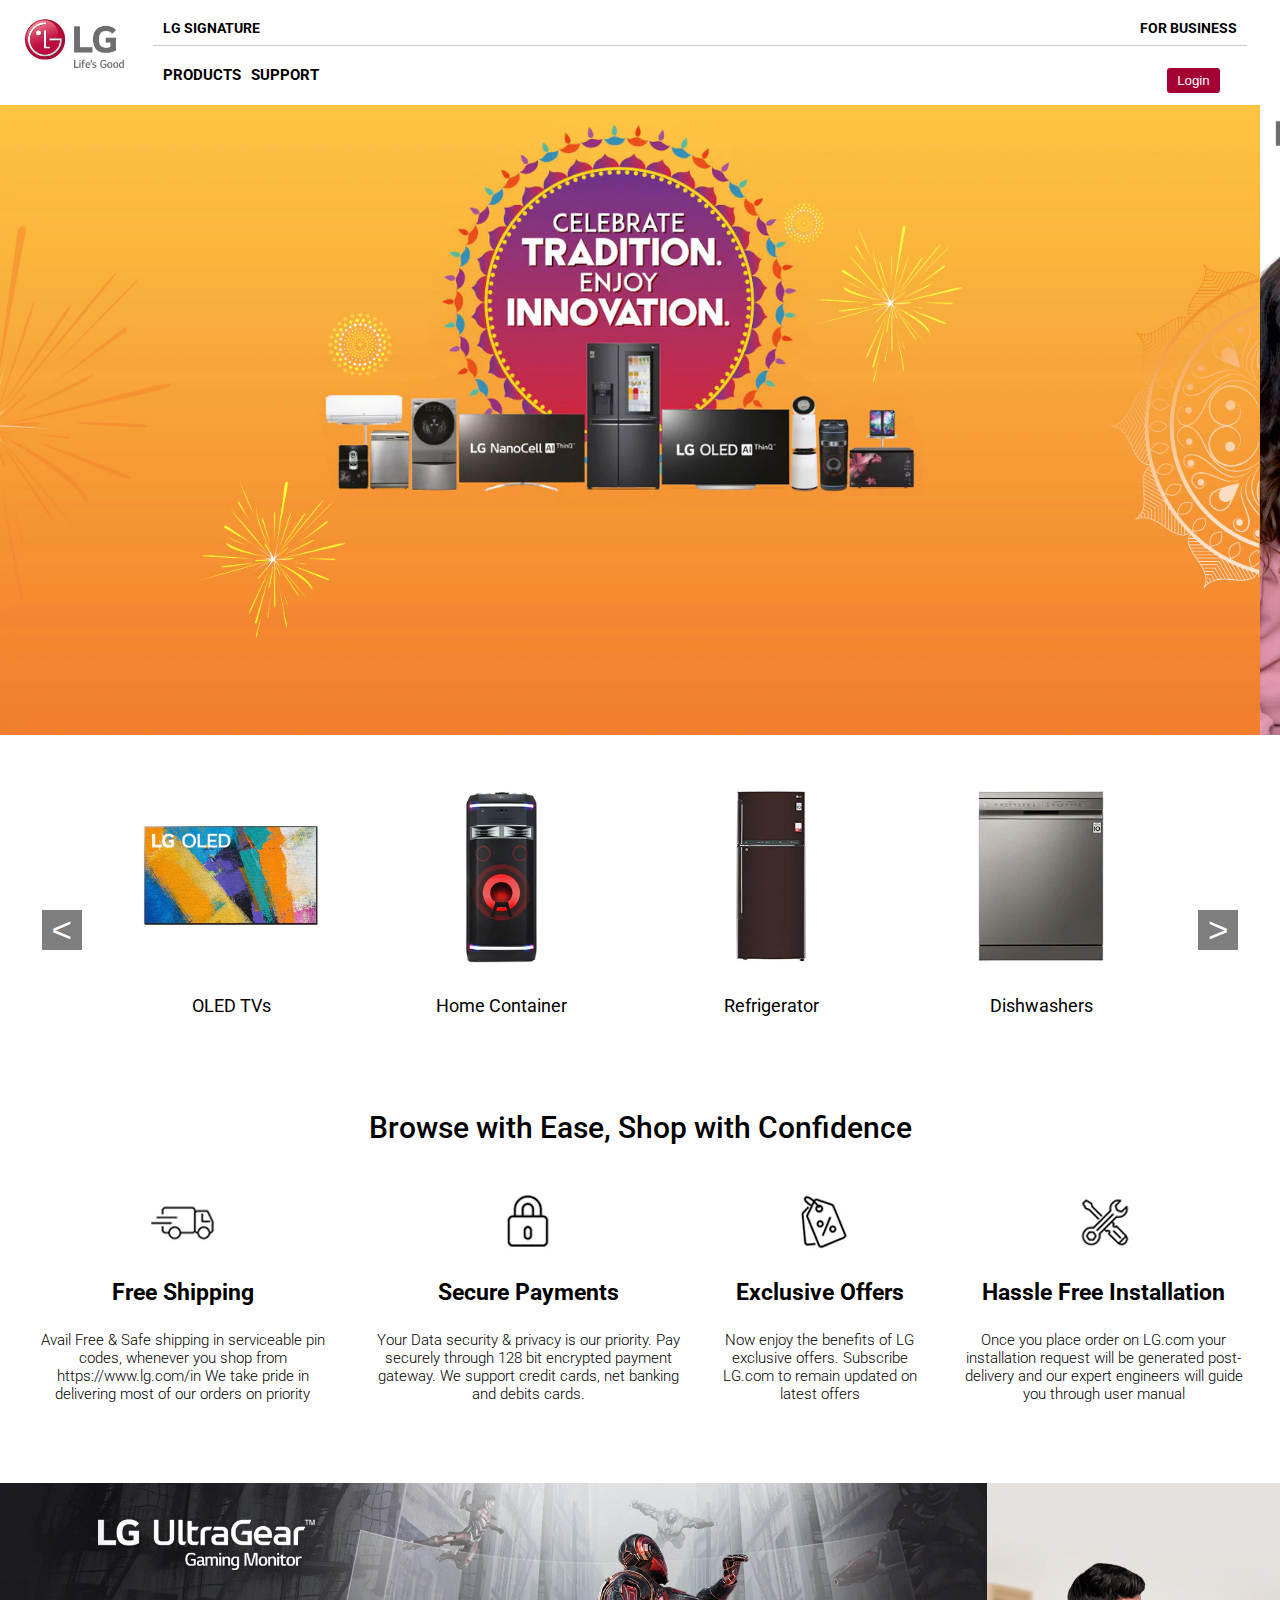
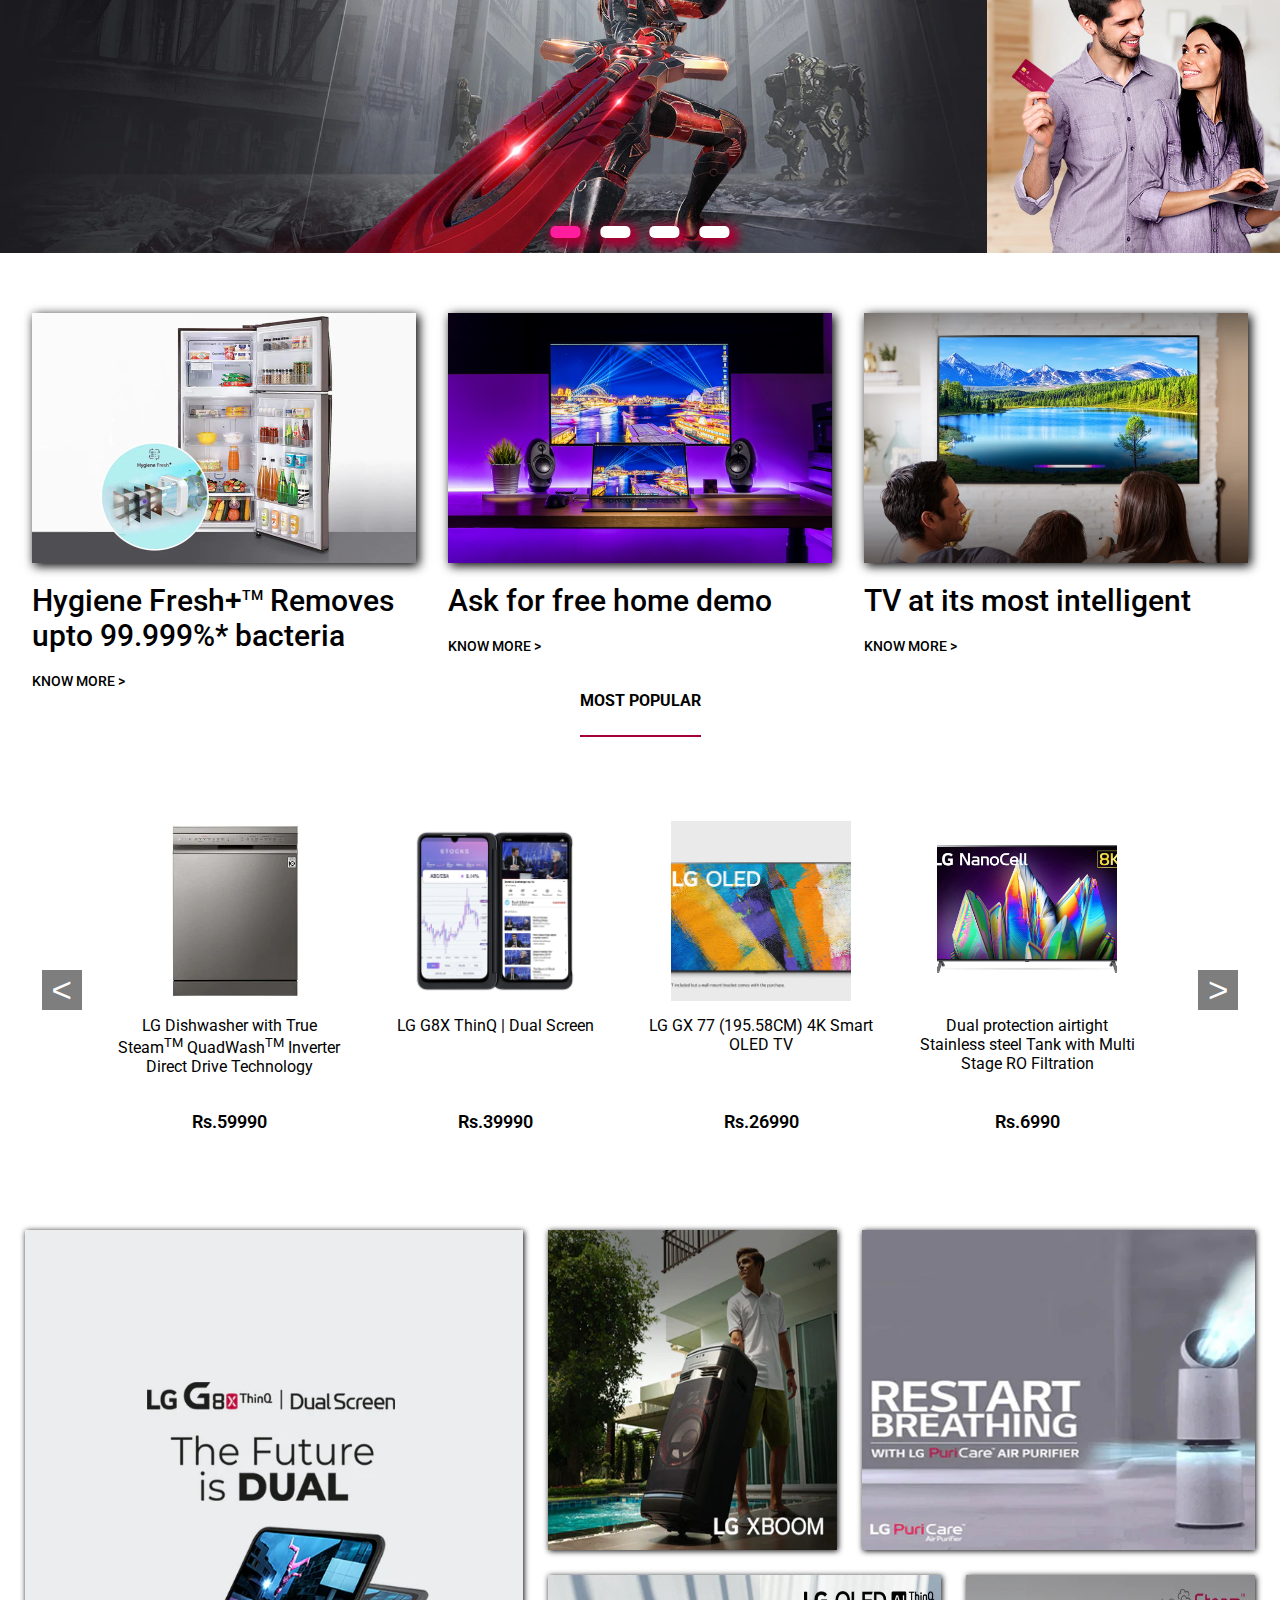
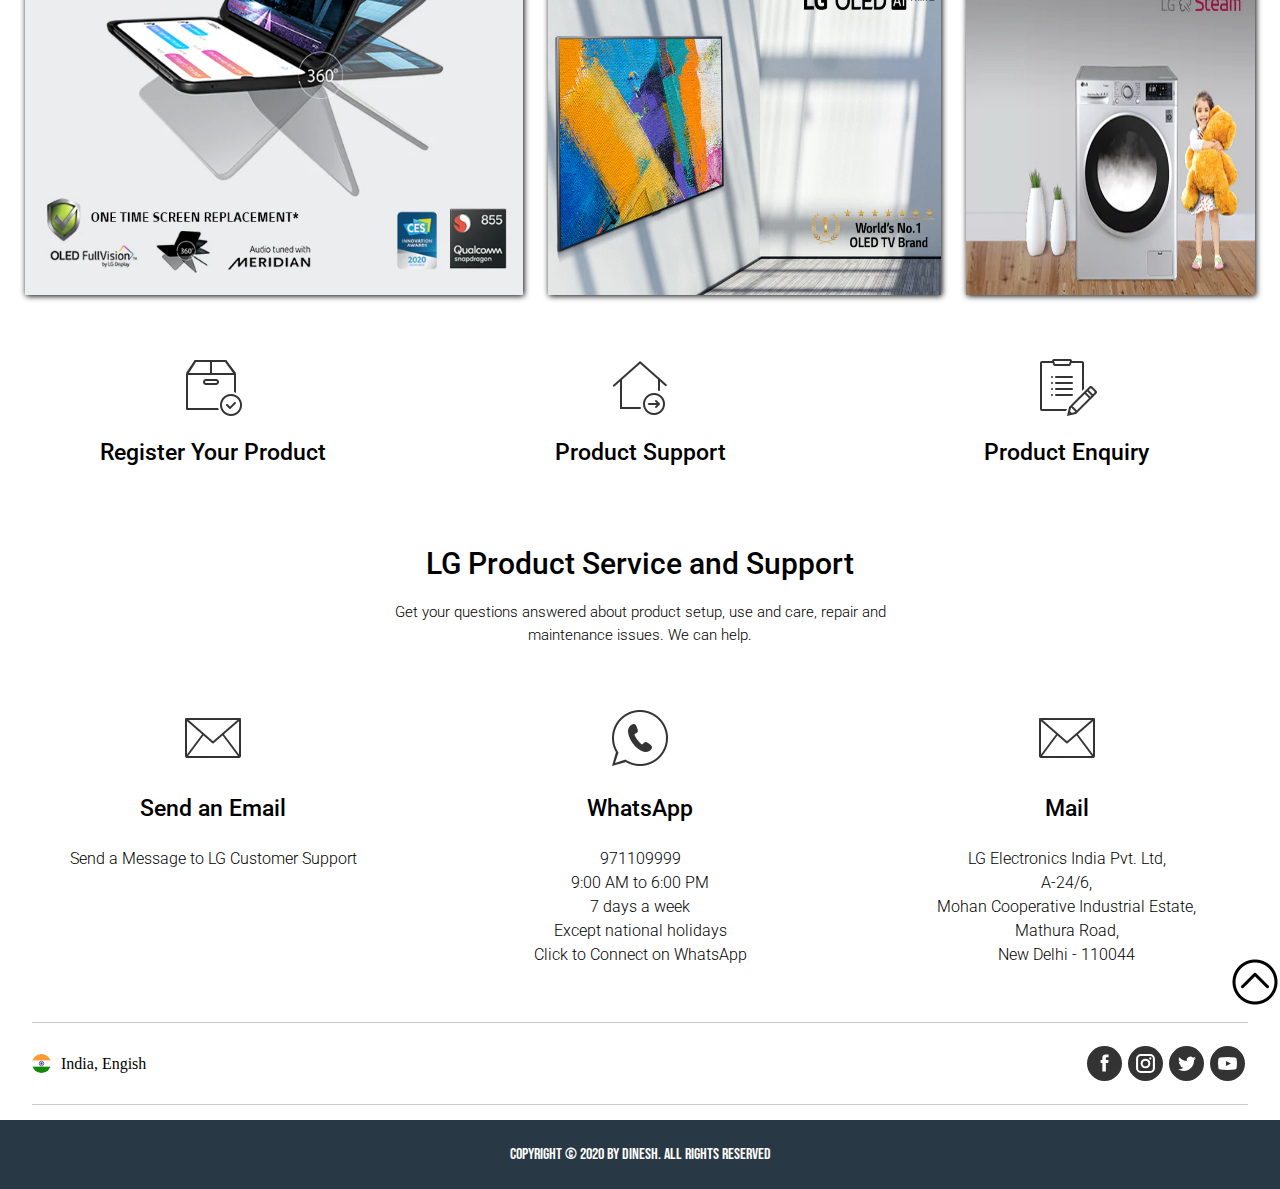
<file: index.html>
<html>
  <head>
    <meta name="viewport" content="width=device-width, initial-scale=1.0" />
    <link rel="stylesheet" href="css/style.css" />
    <link rel="stylesheet" href="css/style-carousel.css" />
    <link rel="stylesheet" href="css/style-popup.css" />
    <link
      href="https://fonts.googleapis.com/css2?family=Roboto:wght@100;300;500;700&display=swap"
      rel="stylesheet"
    />
    <link
      href="https://fonts.googleapis.com/css2?family=Bebas+Neue&display=swap"
      rel="stylesheet"
    />
    <link
      rel="stylesheet"
      href="https://cdnjs.cloudflare.com/ajax/libs/font-awesome/5.15.1/css/all.min.css"
      integrity="sha512-+4zCK9k+qNFUR5X+cKL9EIR+ZOhtIloNl9GIKS57V1MyNsYpYcUrUeQc9vNfzsWfV28IaLL3i96P9sdNyeRssA=="
      crossorigin="anonymous"
    />
  </head>
  <body>
    <div class="container">
      <!-- header -->
      <div class="header-container">
        <!-- logo -->
        <div class="logo">
          <img src="image/lg_logo.jpg" />
        </div>

        <!-- lg-signature -->
        <div class="sign-container">
          <div class="lg-signature">
            <div class="sign-title">
              <p>lg signature</p>
              <div class="welcome-back">
                <p id="welcome"></p>
                <p>for business</p>
              </div>
            </div>
          </div>

          <div class="products">
            <div class="link">
              <a class="product" onclick="window.location.href='#update'"
                >products</a
              >
              <a class="support" onmouseover="support()">support</a>
            </div>
            <div class="login">
              <!-- <li><a href="cart.html">Cart </a><span>0</span></li> -->
              <button class="login_btn"><a href="login.html">Login</a></button>
              <button class="logout hide" onclick="logout()">Logout</button>
            </div>
          </div>
        </div>
      </div>

      <!--logout popup -->
      <div id="logoutmyModal" class="logout-modal">
        <div class="modal-content">
          <div class="smiley-img">
            <img src="image/smiley.jpg" />
          </div>
          <p>You have successfully logged out</p>
          <p>Thank you</p>
        </div>
      </div>

      <!-- carousel-slide-->
      <div class="carousel-container" id="carousel">
        <button id="prev"><i class="fas fa-chevron-left"></i></button>
        <button id="next"><i class="fas fa-chevron-right"></i></button>
        <div class="carousel-slide">
          <img src="image/slide_four.jpg" id="last-img" />
          <img class="slide_one" src="image/slide-one.jpg" />
          <img class="slide_two" src="image/slide-two.jpg" />
          <img class="slide_three" src="image/slidethree.jpg" />
          <img class="slide_four" src="image/slide_four.jpg" />
          <img src="image/slide_first.jpg" id="first-img" />
        </div>
        <!-- support hover -->
        <div
          class="support-slide"
          onmouseover="support()"
          onmouseout="supportOut()"
        >
          <div class="support-downloads">
            <p>downloads and manuals</p>

            <ul>
              <li><a href="#contact">How-to & Tips</a></li>
              <li><a href="#contact">Video Tutorials</a></li>
              <li><a href="#contact">User Manual</a></li>
              <li><a href="#contact">Software & Firmware</a></li>
            </ul>
          </div>
          <div class="support-repair">
            <p>repair & warranty</p>

            <ul>
              <li><a href="#contact">Service Request</a></li>
              <li><a href="#contact">Track Repair</a></li>
              <li><a href="#contact">Service Center Locatos</a>r</li>
              <li><a href="#contact">Warranty Information</a></li>
              <li><a href="#contact">Business Warranty</a></li>
              <li><a href="#contact">Offering</a></li>
            </ul>
          </div>
          <div class="support-contact">
            <p>contact</p>

            <ul>
              <li><a href="#contact">Whatsapp</a></li>
              <li><a href="#contact">Send an Email</a></li>
              <li><a href="#contact">Telephone</a></li>
              <li><a href="#contact">Inquiry Status</a></li>
              <li><a href="#contact">Customer Feedback</a></li>
            </ul>
          </div>
        </div>
      </div>

      <!-- items-slide -->
      <div class="item-container">
        <button id="item_prev"><</button>
        <button id="item_next">></button>
        <div class="item-cards">
          <div class="item-card">
            <img src="image/tv.jpg" />
            <p class="item-detail"><a href="#update">OLED TVs</a></p>
          </div>
          <div class="item-card">
            <img src="image/entertainment.jpg" />
            <p class="item-detail"><a href="#update">Home Container</a></p>
          </div>
          <div class="item-card">
            <img src="image/refrigerator.jpg" />
            <p class="item-detail"><a href="#update">Refrigerator</a></p>
          </div>
          <div class="item-card">
            <img src="image/dishwashes.jpg" />
            <p class="item-detail"><a href="#update">Dishwashers</a></p>
          </div>
          <div class="item-card">
            <img src="image/ac.jpg" />
            <p class="item-detail">
              <a href="#update">washing Machines</a>
            </p>
          </div>
          <div class="item-card">
            <img src="image/washingmachine.jpg" />
            <p class="item-detail">
              <a href="#update">Residential Air Conditioners</a>
            </p>
          </div>
          <div class="item-card">
            <img src="image/mobile.jpg" />
            <p class="item-detail"><a href="#update">Mobiles</a></p>
          </div>
          <div class="item-card">
            <img src="image/microwave.jpg" />
            <p class="item-detail"><a href="#update">Microwave Ovens</a></p>
          </div>
          <div class="item-card">
            <img src="image/waterpurifier.jpg" />
            <p class="item-detail"><a href="#update">Water Purifiers</a></p>
          </div>
        </div>
      </div>

      <!-- features -->

      <div class="feature-container">
        <div class="feature-title">
          <p>Browse with Ease, Shop with Confidence</p>
        </div>

        <div class="feature-cards">
          <div class="feature-card">
            <div class="feature-img">
              <img src="image/free-shipping.jpg" />
            </div>
            <div class="feature-img__title">
              <p>Free Shipping</p>
            </div>
            <div class="feature-img__content">
              <p>
                Avail Free & Safe shipping in serviceable pin codes, whenever
                you shop from https://www.lg.com/in We take pride in delivering
                most of our orders on priority
              </p>
            </div>
          </div>
          <div class="feature-card">
            <div class="feature-img">
              <img src="image/Secure-Payments.jpg" />
            </div>
            <div class="feature-img__title">
              <p>Secure Payments</p>
            </div>
            <div class="feature-img__content">
              <p>
                Your Data security & privacy is our priority. Pay securely
                through 128 bit encrypted payment gateway. We support credit
                cards, net banking and debits cards.
              </p>
            </div>
          </div>
          <div class="feature-card">
            <div class="feature-img">
              <img src="image/Exclusive-Offers.jpg" />
            </div>
            <div class="feature-img__title">
              <p>Exclusive Offers</p>
            </div>
            <div class="feature-img__content">
              <p>
                Now enjoy the benefits of LG exclusive offers. Subscribe LG.com
                to remain updated on latest offers
              </p>
            </div>
          </div>
          <div class="feature-card">
            <div class="feature-img">
              <img src="image/Hassle-Free-Installation.jpg" />
            </div>
            <div class="feature-img__title">
              <p>Hassle Free Installation</p>
            </div>
            <div class="feature-img__content">
              <p>
                Once you place order on LG.com your installation request will be
                generated post-delivery and our expert engineers will guide you
                through user manual
              </p>
            </div>
          </div>
        </div>
      </div>

      <!-- highlight -->

      <div class="highlight-container">
        <div class="highlight">
          <div class="btn btn1" onclick="clk(0)">&nbsp;</div>
          <div class="btn btn2" onclick="clk(1)">&nbsp;</div>
          <div class="btn btn3" onclick="clk(2)">&nbsp;</div>
          <div class="btn btn4" onclick="clk(3)">&nbsp;</div>
        </div>

        <div class="highlight-slide">
          <img src="image/new_one.jpg" />
          <img src="image/new_five.jpg" />
          <img src="image/new_three.jpg" />
          <img src="image/new_four.jpg" />
        </div>
      </div>

      <!-- know more -->
      <div class="know-more__container">
        <div class="know-more__cards">
          <div class="know-more__card">
            <div class="know-more__img know-img__one">
              <img src="image/fresh.jpg" />
            </div>
            <div class="know-more__content">
              <p>Hygiene Fresh+<sup>TM</sup> Removes upto 99.999%* bacteria</p>
            </div>
            <div class="know-more__link">
              <a href="#carousel">know more ></a>
            </div>
          </div>
          <div class="know-more__card">
            <div class="know-more__img know-img__two">
              <img src="image/kreeson-naraidoo-hQrRAWhHU5w-unsplash.jpg" />
            </div>
            <div class="know-more__content">
              <p>Ask for free home demo</p>
            </div>
            <div class="know-more__link">
              <a href="#carousel">know more ></a>
            </div>
          </div>
          <div class="know-more__card">
            <div class="know-more__img know-img__three">
              <img src="image/intelligent.jpg" />
            </div>
            <div class="know-more__content">
              <p>TV at its most intelligent</p>
            </div>
            <div class="know-more__link">
              <a href="#carousel">know more ></a>
            </div>
          </div>
        </div>
      </div>

      <!-- most popular products -->

      <div class="update-container" id="update">
        <div class="update-header">
          <a>most popular</a>
        </div>

        <div class="update-slide__container">
          <button id="update_prev"><</button>
          <button id="update_next">></button>
          <div class="update-cards">
            <div class="update-card" onmouseover="over(0)" onmouseout="out(0)">
              <img
                class="update-img"
                onmouseover="over(0)"
                src="image/update_one.jpg"
              />
              <div class="buynow">
                <button
                  class="buy"
                  onclick="window.location.href='update-one.html'"
                >
                  Buy Now
                </button>
                <button class="where">where to buy</button>
              </div>

              <p class="detail">
                LG Dishwasher with True Steam<sup>TM</sup> QuadWash<sup>TM</sup>
                Inverter Direct Drive Technology
              </p>

              <p class="price">Rs.59990</p>
            </div>
            <div class="update-card" onmouseover="over(1)" onmouseout="out(1)">
              <img
                class="update-img"
                onmouseover="over(1)"
                src="image/update_two.jpg"
              />
              <div class="buynow">
                <button
                  class="buy"
                  onclick="window.location.href='update-two.html'"
                >
                  Buy Now
                </button>
                <button class="where">where to buy</button>
              </div>
              <p class="detail">LG G8X ThinQ | Dual Screen</p>

              <p class="price">Rs.39990</p>
            </div>
            <div class="update-card" onmouseover="over(2)" onmouseout="out(2)">
              <img
                class="update-img"
                onmouseover="over(2)"
                src="image/update_three.jpg"
              />
              <div class="buynow">
                <button
                  class="buy"
                  onclick="window.location.href='update-three.html'"
                >
                  Buy Now
                </button>
                <button class="where">where to buy</button>
              </div>
              <p class="detail">LG GX 77 (195.58CM) 4K Smart OLED TV</p>
              <p class="price">Rs.26990</p>
            </div>
            <div class="update-card" onmouseover="over(3)" onmouseout="out(3)">
              <img
                class="update-img"
                onmouseover="over(3)"
                src="image/update_four.jpg"
              />
              <div class="buynow">
                <button
                  class="buy"
                  onclick="window.location.href='update-four.html'"
                >
                  Buy Now
                </button>
                <button class="where">where to buy</button>
              </div>
              <p class="detail">
                Dual protection airtight Stainless steel Tank with Multi Stage
                RO Filtration
              </p>
              <p class="price">Rs.6990</p>
            </div>
            <div class="update-card" onmouseover="over(4)" onmouseout="out(4)">
              <img
                class="update-img"
                onmouseover="over(4)"
                src="image/update_five.jpg"
              />
              <div class="buynow">
                <button
                  class="buy"
                  onclick="window.location.href='update-five.html'"
                >
                  Buy Now
                </button>
                <button class="where">where to buy</button>
              </div>
              <p class="detail">LG Nano99 75 (190.5cm) 8K NanoCell TV</p>
              <p class="price">Rs.78990</p>
            </div>
            <div class="update-card" onmouseover="over(5)" onmouseout="out(5)">
              <img
                class="update-img"
                onmouseover="over(5)"
                src="image/update_six.jpg"
              />
              <div class="buynow">
                <button
                  class="buy"
                  onclick="window.location.href='update-six.html'"
                >
                  Buy Now
                </button>
                <button class="where">where to buy</button>
              </div>
              <p class="detail">LG All In One Microwave Oven</p>
              <p class="price">Rs.10990</p>
            </div>
            <div class="update-card" onmouseover="over(6)" onmouseout="out(6)">
              <img
                class="update-img"
                onmouseover="over(6)"
                src="image/update_seven.jpg"
              />
              <div class="buynow">
                <button
                  class="buy"
                  onclick="window.location.href='update-seven.html'"
                >
                  Buy Now
                </button>
                <button class="where">where to buy</button>
              </div>
              <p class="detail">LG ZX 88 (223.25cm) 8K SIGNATURE OLED TV</p>
              <p class="price">Rs.100990</p>
            </div>
            <div class="update-card" onmouseover="over(7)" onmouseout="out(7)">
              <img
                class="update-img"
                onmouseover="over(7)"
                src="image/update_eight.jpg"
              />
              <div class="buynow">
                <button
                  class="buy"
                  onclick="window.location.href='update-eight.html'"
                >
                  Buy Now
                </button>
                <button class="where">where to buy</button>
              </div>
              <p class="detail">Every Color Comes Alive</p>
              <p class="price">Rs.10990</p>
            </div>
            <div class="update-card" onmouseover="over(8)" onmouseout="out(8)">
              <img
                class="update-img"
                onmouseover="over(8)"
                src="image/update_nine.jpg"
              />
              <div class="buynow">
                <button
                  class="buy"
                  onclick="window.location.href='update-nine.html'"
                >
                  Buy Now
                </button>
                <button class="where">where to buy</button>
              </div>
              <p class="detail">LG CX 55 (139.7cm) 4K Smart OLED TV</p>
              <p class="price">Rs.15990</p>
            </div>
          </div>
        </div>
      </div>

      <!-- product images -->

      <div class="product-container">
        <div class="product-card1 similar-card">
          <img src="image/grid-one.jpg" />
        </div>
        <div class="product-card2 similar-card">
          <img src="image/grid-two.jpg" />
        </div>

        <div class="product-card3 similar-card">
          <img src="image/grid-three.jpg" />
        </div>

        <div class="product-card4 similar-card">
          <img src="image/grid-four.jpg" />
        </div>

        <div class="product-card5 similar-card">
          <img src="image/grid-five.jpg" />
        </div>
      </div>

      <!-- services -->
      <div class="service-container">
        <div class="service-card">
          <div class="service-img">
            <img src="image/register.jpg" />
          </div>
          <div class="service-title">
            <p>Register Your Product</p>
          </div>
        </div>
        <div class="service-card">
          <div class="service-img">
            <img src="image/product.jpg" />
          </div>
          <div class="service-title">
            <p>Product Support</p>
          </div>
        </div>
        <div class="service-card">
          <div class="service-img">
            <img src="image/enquiry.jpg" />
          </div>
          <div class="service-title">
            <p>Product Enquiry</p>
          </div>
        </div>
      </div>

      <!-- contact -->

      <div class="contact-container" id="contact">
        <div class="contact-title">
          <p id="contact-title">LG Product Service and Support</p>
          <p id="contact-content">
            Get your questions answered about product setup, use and care,
            repair and maintenance issues. We can help.
          </p>
        </div>

        <div class="contact-details">
          <div class="contact-card">
            <div class="contact-img">
              <img src="image/mail.jpg" />
            </div>
            <div class="contact-detail">
              <p>Send an Email</p>
            </div>
            <div class="detail-list">
              <ul>
                <li>Send a Message to LG Customer Support</li>
              </ul>
            </div>
          </div>

          <div class="contact-card">
            <div class="contact-img">
              <img src="image/wap.jpg" />
            </div>
            <div class="contact-detail">
              <p>WhatsApp</p>
            </div>
            <div class="detail-list">
              <ul>
                <li>971109999</li>
                <li>9:00 AM to 6:00 PM</li>
                <li>7 days a week</li>
                <li>Except national holidays</li>
                <li>Click to Connect on WhatsApp</li>
              </ul>
            </div>
          </div>

          <div class="contact-card">
            <div class="contact-img">
              <img src="image/mail.jpg" />
            </div>
            <div class="contact-detail">
              <p>Mail</p>
            </div>
            <div class="detail-list">
              <ul>
                <li>LG Electronics India Pvt. Ltd,</li>
                <li>A-24/6,</li>
                <li>Mohan Cooperative Industrial Estate,</li>
                <li>Mathura Road,</li>
                <li>New Delhi - 110044</li>
              </ul>
            </div>
          </div>
        </div>
      </div>

      <!-- origin -->

      <div class="origin-container">
        <div class="location">
          <img src="image/india.png" />
          <p>India, Engish</p>
        </div>
        <div class="location-logo">
          <img src="image/loc1.svg" />
          <img src="image/loc2.svg" />
          <img src="image/loc3.svg" />
          <img src="image/loc4.svg" />
        </div>
      </div>

      <!-- footer -->

      <div class="footer">
        <p>Copyright © 2020 by Dinesh. All rights reserved</p>
        <div class="footer-arrow">
          <img src="image/arrow_one.png" onclick="window.location.href='#'" />
        </div>
      </div>
    </div>

    <!-- script -->

    <script src="script/script.js"></script>
    <script src="script/script-highlight.js"></script>
    <script src="script/script-item.js"></script>
    <script src="script/script-update.js"></script>
  </body>
</html>
</file>
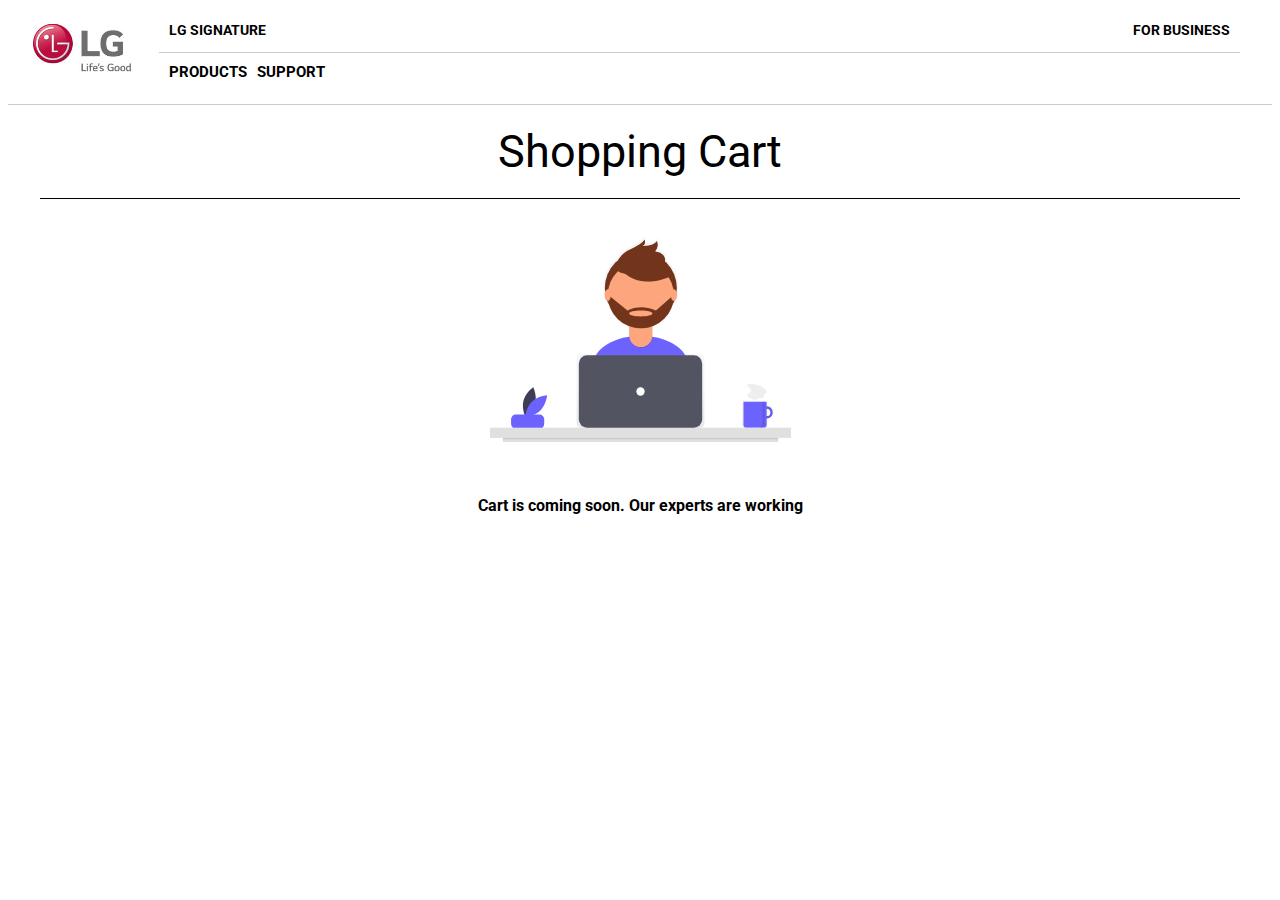
<file: cart.html>
<html>
  <head>
    <link
      href="https://fonts.googleapis.com/css2?family=Roboto:wght@100;300;500;700&display=swap"
      rel="stylesheet"
    />
    <style>
      .body {
        font-family: "Roboto", sans-serif;
      }
      .header-container {
        width: 100%;
        /* height: 11%; */
        display: flex;
        border-bottom: 1px solid #cfc9c9;
      }
      .logo {
        width: 10%;
      }
      .logo img {
        width: 80%;
        height: 80%;
        object-fit: cover;
        margin: 0 25px;
      }

      .sign-container {
        display: flex;
        flex-direction: column;
        width: 90%;
        height: 100%;
        font-family: "Roboto", sans-serif;
      }
      .lg-signature {
        width: 95%;
        margin: 0px 25px;
      }
      .lg-signature .sign-title {
        display: flex;
        justify-content: space-between;
        /* margin-bottom: px; */
        border-bottom: 1px solid #cfc9c9;
      }
      .lg-signature .sign-title p {
        font-size: 14px;
        font-weight: bold;
        text-transform: uppercase;
        padding: 0 10px;
        /* padding-bottom: 9px; */
      }
      .products {
        display: flex;
        justify-content: space-between;
      }

      .products .link {
        width: 95%;
        margin: 0 25px;
        display: flex;
      }

      .products .link a {
        font-size: 15px;
        text-transform: uppercase;
        font-weight: bold;
        margin-left: 10px;
        cursor: pointer;
        padding: 10px 0;
      }
      .products .login {
        padding: 10px 25px;
      }
      .login .logout {
        display: none;
      }
      .products .login button {
        background-color: #a50034;
        color: white;
        outline: none;
        border: none;
        border-radius: 3px;
        padding: 5px 10px;
        cursor: pointer;
      }
      .products .login button a {
        text-decoration: none;
        color: white;
      }
      .products .link .product:hover {
        color: #a50034;
        border-bottom: 2px solid #a50034;
      }

      .shopping-header {
        border-bottom: 1px solid black;
        width: 95%;
        margin: 0 auto;
      }
      .shopping-header p {
        font-size: 45px;
        text-align: center;
        margin: 20px 0;
        font-family: "Roboto", sans-serif;
      }
      .content {
        padding: 30px;
      }
      .content-image {
        width: 25%;
        height: 25%;
        margin: 0 auto;
      }

      .content-image img {
        width: 100%;
        height: 100%;
      }
      .content p {
        font-weight: bold;
        text-align: center;
        padding: 30px 0;
        font-family: "Roboto", sans-serif;
      }
    </style>
  </head>

  <body>
    <div class="container">
      <!-- header -->
      <div class="header-container">
        <!-- logo -->
        <div class="logo">
          <img
            src="image/lg_logo.jpg"
            onclick="window.location.href='index.html'"
          />
        </div>

        <!-- lg-signature -->
        <div class="sign-container">
          <div class="lg-signature">
            <div class="sign-title">
              <p>lg signature</p>
              <p>for business</p>
            </div>
          </div>

          <div class="products">
            <div class="link">
              <a class="product" onclick="window.location.href='#update'"
                >products</a
              >
              <a class="support" onmouseover="support()">support</a>
            </div>
          </div>
        </div>
      </div>

      <!-- cart-title -->

      <div class="shopping-header">
        <p>Shopping Cart</p>
      </div>

      <!-- cart-body -->

      <div class="content">
        <div class="content-image">
          <img src="image/undraw_Designer_by46.svg" />
        </div>
        <p>Cart is coming soon. Our experts are working</p>
      </div>
    </div>
  </body>
</html>
</file>
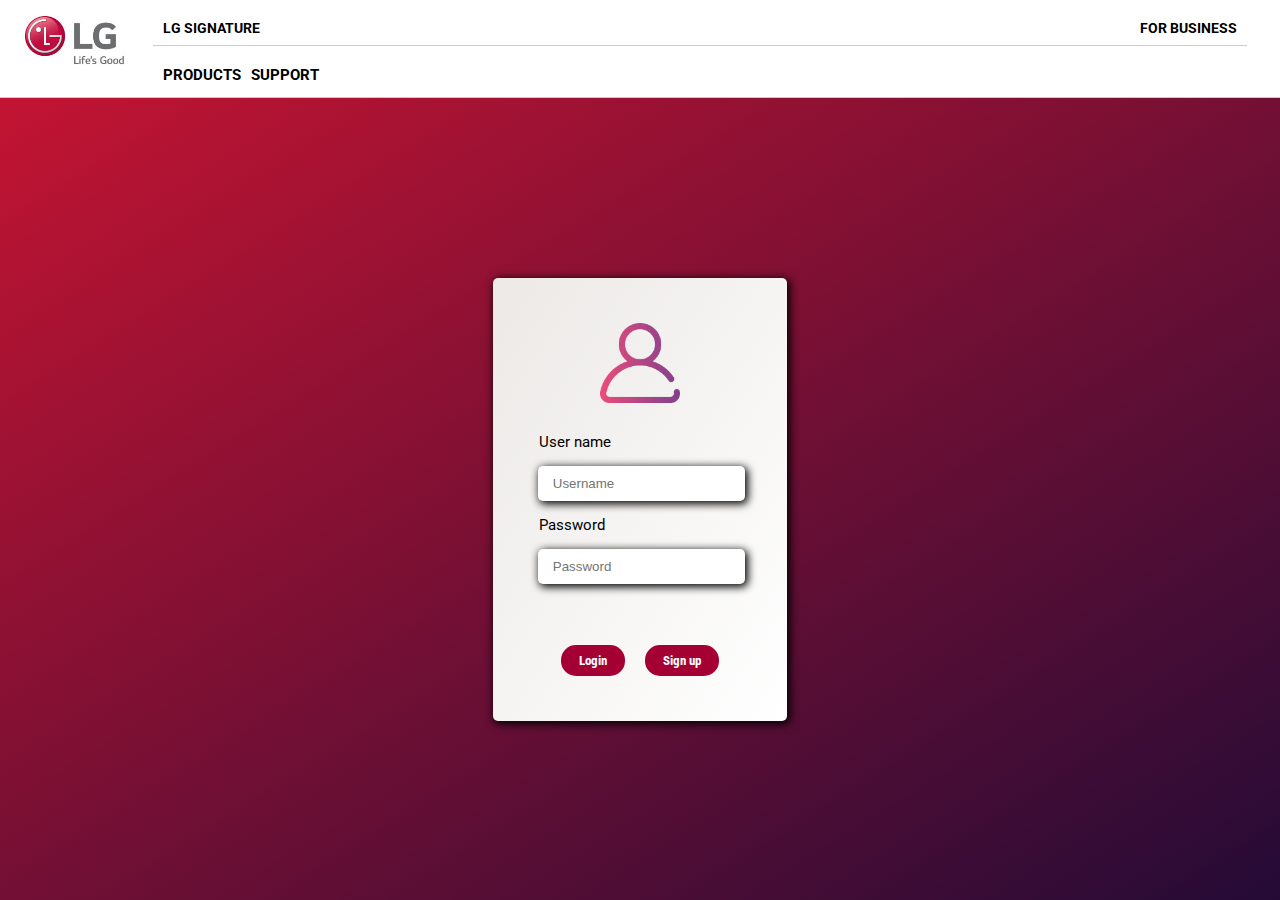
<file: login.html>
<html>
  <head>
    <link
      href="https://fonts.googleapis.com/css2?family=Roboto:wght@100;300;500;700&display=swap"
      rel="stylesheet"
    />
    <link rel="stylesheet" href="css/style-popup.css" />
    <meta name="viewport" content="width=device-width, initial-scale=1.0" />
    <style>
      * {
        box-sizing: border-box;
        padding: 0;
        margin: 0;
      }

      ::-webkit-scrollbar {
        display: none;
      }

      .header-container {
        width: 100%;
        height: max-content;
        display: flex;
        border-bottom: 1px solid#cfc9c9;
      }
      .logo {
        width: 10%;
      }
      .logo img {
        width: 80%;
        height: 80%;
        object-fit: cover;
        margin: 0 25px;
        cursor: pointer;
      }

      .sign-container {
        display: flex;
        flex-direction: column;
        width: 90%;
        height: 100%;
        font-family: "Roboto", sans-serif;
      }
      .lg-signature {
        width: 95%;
        margin: 0px 25px;
      }
      .lg-signature .sign-title {
        display: flex;
        justify-content: space-between;
        margin-bottom: 10px;
        border-bottom: 1px solid #cfc9c9;
      }
      .lg-signature .sign-title p {
        font-size: 14px;
        font-weight: bold;
        text-transform: uppercase;
        padding: 20px 10px;
        padding-bottom: 9px;
      }
      .products {
        display: flex;
        justify-content: space-between;
      }

      .products .link {
        width: 95%;
        margin: 0 25px;
        display: flex;
      }

      .products .link a {
        font-size: 15px;
        text-transform: uppercase;
        font-weight: bold;
        margin-left: 10px;
        cursor: pointer;
        padding: 10px 0;
      }
      .products .login {
        padding: 12px 25px;
      }

      .login {
        /* display: flex; */
        width: max-content;
        /* justify-content: space-between; */
      }

      .login li {
        list-style-type: none;
        align-self: center;
        background-color: royalblue;
        color: white;
        padding: 3px 5px;
        border-radius: 3px;
      }
      .login a {
        text-decoration: none;
        color: white;
      }
      .products .login button {
        background-color: #a50034;
        color: white;
        outline: none;
        border: none;
        border-radius: 3px;
        padding: 5px 10px;
        cursor: pointer;
      }
      .products .login button a {
        text-decoration: none;
        color: white;
      }

      .products .login .hide {
        display: none;
      }

      .products .link .product:hover {
        color: #a50034;
        border-bottom: 2px solid #a50034;
      }

      .welcome-back {
        display: flex;
        justify-content: space-between;
      }
      #welcome {
        text-transform: lowercase;
      }
      #wrongUsername {
        color: red;
        font-size: 13px;
        padding-left: 20px;
      }

      .login-container {
        width: 23%;

        padding: 30px;

        position: relative;
        background-color: white;
        background-image: linear-gradient(to right bottom, #ece9e6, #ffffff);
        box-shadow: 2px 2px 10px 0.8px #000000;
        border-radius: 5px;
      }
      .login-image {
        width: max-content;
        margin: 0 auto;
        padding: 15px 0;
      }

      .login-image img {
        width: 80px;
        height: 80px;
        color: white;
        text-align: center;
      }

      .body-container {
        width: 100%;
        height: 89.1%;
        display: flex;
        /* flex-direction: column; */
        justify-content: center;
        align-items: center;
        position: relative;
        /* background-image: linear-gradient(to right bottom, #eecda3, #ef629f);
         */
        background-image: linear-gradient(to right bottom, #c31432, #240b36);
      }

      .login-support-slide {
        display: none;
        width: 100%;
        background-color: white;
        position: absolute;
        top: 96px;
        left: 0;
      }

      .login-support-slide {
        width: 100%;
        padding: 30px 60px;
        z-index: 10;
      }
      .login-support-slide p {
        text-transform: uppercase;
        font-weight: bold;
        padding: 10px 0;
      }
      .login-support-slide ul {
        list-style-type: none;
        line-height: 1.5;
        cursor: pointer;
      }
      .login-support-slide a {
        text-decoration: none;
        color: black;
      }
      .login-support-downloads {
        width: calc(100% / 3);
        float: left;
        padding: 0 30px;
      }
      .login-support-repair {
        width: calc(100% / 3);
        float: left;
        border-left: 1px solid #bbbfc3;
        padding: 0 30px;
      }
      .login-support-contact {
        width: calc(100% / 3);
        float: left;
        border-left: 1px solid #bbbfc3;
        padding: 0 30px;
      }
      .login-support {
        width: max-content;
      }

      .login-support-slide li:hover {
        text-decoration: underline;
      }

      .login-support:hover {
        color: #a50034;
        border-bottom: 2px solid #a50034;
      }
      .login-form label {
        font-family: "Roboto", sans-serif;
        padding-left: 16px;
        font-size: 15px;
      }

      .login-form {
        padding: 15px 0;
      }
      .login-form input {
        padding: 10px 15px;
        margin: 15px;
        border: none;
        outline: none;
        border-radius: 5px;
        box-shadow: 2px 2px 8px 1px #000000;
      }
      .login-btn {
        display: flex;
        justify-content: space-around;
        width: max-content;
        margin: 0 auto;
        padding: 15px 0;
      }
      .lgn button,
      .signup button {
        padding: 8px 18px;
        border: none;
        outline: none;
        background-color: #f2e9dc;
        font-family: "Roboto Condensed", sans-serif;
        border-radius: 15px;
        font-weight: 700;
        margin: 0 10px;
        /* box-shadow: 2px 2px 8px 1px #000000; */
        background-color: #a50034;
        color: white;
      }

      @media only screen and (max-width: 1200px) {
        .sign-container {
          display: none;
        }
        .header-container {
          width: 100%;
          height: 12%;
        }
        .logo {
          width: 10%;
          height: 100%;
          margin: 0 auto;
        }
        .logo img {
          width: 100%;
          margin: 0;
        }
      }
      @media only screen and (max-width: 930px) {
        .login-container {
          width: max-content;
          margin: 0 auto;
        }
        .logo {
          width: 14%;
          margin: 0 auto;
        }
        .logo img {
          width: 100%;
          margin: 0;
        }
      }

      @media only screen and (max-width: 600px) {
        .login-container {
          width: max-content;
          margin: 0 auto;
        }
        .login-form input {
          padding: 10px 15px;
        }
        .lgn button,
        .signup button {
          padding: 10px 20px;
          font-size: 16px;
        }
        .logo {
          width: 20%;
          margin: 0 auto;
        }
        .logo img {
          width: 100%;
          margin: 0;
        }
      }
      @media only screen and (max-width: 330px) {
        .login-form input {
          padding: 5px 12px;
        }
        .logo {
          width: 25%;
          margin: 0 auto;
        }
        .lgn button,
        .signup button {
          padding: 5px 15px;
          font-size: 16px;
        }
      }
    </style>
    <link
      href="https://fonts.googleapis.com/css2?family=Roboto+Condensed:wght@300;400;700&display=swap"
      rel="stylesheet"
    />
  </head>
  <body>
    <div class="container">
      <div class="header-container">
        <!-- logo -->
        <div class="logo">
          <img
            onclick="window.location.href='index.html'"
            src="image/lg_logo.jpg"
          />
        </div>

        <!-- lg-signature -->
        <div class="sign-container">
          <div class="lg-signature">
            <div class="sign-title">
              <p>lg signature</p>
              <div class="welcome-back">
                <p id="welcome"></p>
                <p>for business</p>
              </div>
            </div>
          </div>

          <div class="products">
            <div class="link">
              <a class="product" onclick="window.location.href='#update'"
                >products</a
              >
              <a class="login-support" onmouseover="loginSupport()">support</a>
            </div>
          </div>
        </div>
      </div>

      <!-- login-popup -->

      <div id="loginmyModal" class="login-modal">
        <div class="modal-content">
          <p>Login successfully</p>
        </div>
      </div>

      <!-- support-hover -->
      <div
        class="login-support-slide"
        onmouseover="loginSupport()"
        onmouseout="loginSupportOut()"
      >
        <div class="login-support-downloads">
          <p>downloads and manuals</p>

          <ul>
            <li><a href="index.html">How-to & Tips</a></li>
            <li><a href="index.html">Video Tutorials</a></li>
            <li><a href="index.html">User Manual</a></li>
            <li><a href="index.html">Software & Firmware</a></li>
          </ul>
        </div>
        <div class="login-support-repair">
          <p>repair & warranty</p>

          <ul>
            <li><a href="index.html">Service Request</a></li>
            <li><a href="index.html">Track Repair</a></li>
            <li><a href="index.html">Service Center Locatos</a>r</li>
            <li><a href="index.html">Warranty Information</a></li>
            <li><a href="index.html">Business Warranty</a></li>
            <li><a href="index.html">Offering</a></li>
          </ul>
        </div>
        <div class="login-support-contact">
          <p>contact</p>

          <ul>
            <li><a href="index.html">Whatsapp</a></li>
            <li><a href="index.html">Send an Email</a></li>
            <li><a href="index.html">Telephons</a>e</li>
            <li><a href="index.html">Inquiry Status</a></li>
            <li><a href="index.html">Customer Feedback</a></li>
          </ul>
        </div>
      </div>
    </div>

    <!-- login-form -->

    <div class="body-container">
      <div class="login-container">
        <div class="login-image">
          <img src="image/user2.png" />
        </div>
        <div class="login-form">
          <form>
            <label>User name</label>
            <br />
            <input id="uname" type="text" placeholder="Username" /><br />
            <label>Password</label>
            <br />
            <input id="pass" type="password" placeholder="Password" />
            <p id="wrongUsername">&nbsp;</p>
          </form>
        </div>

        <div class="login-btn">
          <div class="lgn">
            <button onclick="return login()">Login</button>
          </div>
          <div class="signup">
            <button onclick="window.location.href = 'signup.html'">
              Sign up
            </button>
          </div>
        </div>
      </div>
    </div>

    <!-- script -->
    <script>
      var loginSupport_slide = document.querySelector(".login-support-slide");

      function loginSupport() {
        loginSupport_slide.style.display = "block";
      }

      function loginSupportOut() {
        loginSupport_slide.style.display = "none";
      }
    </script>

    <script src="script/login-script.js"></script>
    <script src="script/signup-script.js"></script>
  </body>
</html>
</file>
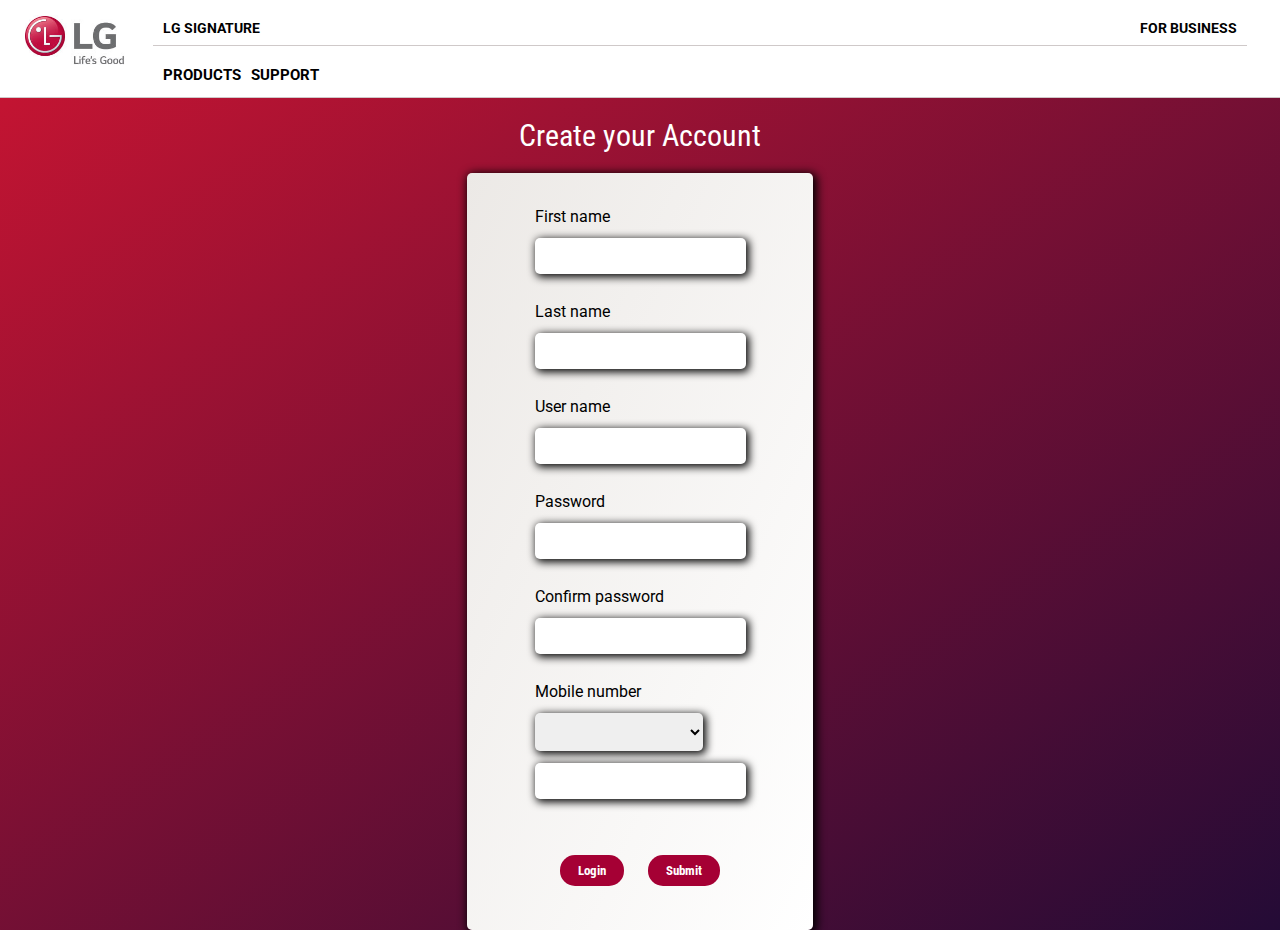
<file: signup.html>
<html>
  <head>
    <link
      href="https://fonts.googleapis.com/css2?family=Roboto:wght@100;300;500;700&display=swap"
      rel="stylesheet"
    />
    <link rel="stylesheet" href="css/style-popup.css" />
    <meta name="viewport" content="width=device-width, initial-scale=1.0" />
    <style>
      * {
        box-sizing: border-box;
        padding: 0;
        margin: 0;
      }

      ::-webkit-scrollbar {
        display: none;
      }
      .header-container {
        width: 100%;
        height: max-content;
        display: flex;
        border-bottom: 1px solid#cfc9c9;
      }
      .logo {
        width: 10%;
      }
      .logo img {
        width: 80%;
        height: 80%;
        object-fit: cover;
        margin: 0 25px;
        cursor: pointer;
      }

      .sign-container {
        display: flex;
        flex-direction: column;
        width: 90%;
        height: 100%;
        font-family: "Roboto", sans-serif;
      }
      .lg-signature {
        width: 95%;
        margin: 0px 25px;
      }
      .lg-signature .sign-title {
        display: flex;
        justify-content: space-between;
        margin-bottom: 10px;
        border-bottom: 1px solid #cfc9c9;
      }
      .lg-signature .sign-title p {
        font-size: 14px;
        font-weight: bold;
        text-transform: uppercase;
        padding: 20px 10px;
        padding-bottom: 9px;
      }
      .products {
        display: flex;
        justify-content: space-between;
      }

      .products .link {
        width: 95%;
        margin: 0 25px;
        display: flex;
      }

      .products .link a {
        font-size: 15px;
        text-transform: uppercase;
        font-weight: bold;
        margin-left: 10px;
        cursor: pointer;
        padding: 10px 0;
      }
      .products .login {
        padding: 12px 25px;
      }

      .login {
        /* display: flex; */
        width: max-content;
        /* justify-content: space-between; */
      }
      .login-form label {
        font-family: "Roboto", sans-serif;
      }
      .login li {
        list-style-type: none;
        align-self: center;
        background-color: royalblue;
        color: white;
        padding: 3px 5px;
        border-radius: 3px;
      }
      .login a {
        text-decoration: none;
        color: white;
      }
      .products .login button {
        background-color: #a50034;
        color: white;
        outline: none;
        border: none;
        border-radius: 3px;
        padding: 5px 10px;
        cursor: pointer;
      }
      .products .login button a {
        text-decoration: none;
        color: white;
      }

      .products .login .hide {
        display: none;
      }

      .products .link .product:hover {
        color: #a50034;
        border-bottom: 2px solid #a50034;
      }

      .welcome-back {
        display: flex;
        justify-content: space-between;
      }
      #welcome {
        text-transform: lowercase;
      }
      #wrongUsername {
        text-align: center;
        color: white;
      }

      .body-container {
        width: 100%;
        /* height: 89.1%; */
        height: max-content;
        display: flex;
        flex-direction: column;
        justify-content: center;
        align-items: center;
        background-image: linear-gradient(to right bottom, #c31432, #240b36);
      }

      .signup-header p {
        font-size: 30px;
        font-family: "Roboto Condensed", sans-serif;
        font-weight: 400;
        padding: 20px;
        color: white;
      }
      .login-container {
        width: 27%;
        background-image: white;
        background-image: linear-gradient(to right bottom, #ece9e6, #ffffff);

        padding: 34px;
        box-shadow: 2px 2px 10px 2px #000000;
        border-radius: 5px;
      }
      #error {
        color: red;
        font-size: 13px;
      }

      #phoneError {
        color: red;
        font-size: 13px;
      }

      #firstName {
        color: red;
        font-size: 13px;
      }

      #lastName {
        color: red;
        font-size: 13px;
      }

      #phoneNo {
        color: red;
        font-size: 13px;
      }
      #match {
        color: red;
        font-size: 13px;
      }
      .signup-support-slide {
        display: none;
        width: 100%;
        background-color: white;
        position: absolute;
        top: 96px;
        left: 0;
      }

      .signup-support-slide {
        width: 100%;
        padding: 30px 60px;
        z-index: 10;
      }
      .signup-support-slide p {
        text-transform: uppercase;
        font-weight: bold;
        padding: 10px 0;
      }
      .signup-support-slide ul {
        list-style-type: none;
        line-height: 1.5;
        cursor: pointer;
      }
      .signup-support-slide a {
        text-decoration: none;
        color: black;
      }
      .signup-support-downloads {
        width: calc(100% / 3);
        float: left;
        padding: 0 30px;
      }
      .signup-support-repair {
        width: calc(100% / 3);
        float: left;
        border-left: 1px solid #bbbfc3;
        padding: 0 30px;
      }
      .signup-support-contact {
        width: calc(100% / 3);
        float: left;
        border-left: 1px solid #bbbfc3;
        padding: 0 30px;
      }
      .signup-support {
        width: max-content;
      }

      .signup-support-slide li:hover {
        text-decoration: underline;
      }

      .signup-support:hover {
        color: #a50034;
        border-bottom: 2px solid #a50034;
      }

      .login-form {
        width: min-content;
        margin: 0 auto;
      }
      .login-form input {
        padding: 10px 15px;
        margin: 12px 0;
        border: none;
        outline: none;
        border-radius: 5px;
        display: block;
        font-size: 14px;

        box-shadow: 2px 2px 8px 0.5px #000000;
      }
      #countries {
        width: 80%;
        padding: 10px 15px;
        margin: 12px 0;
        border: none;
        outline: none;
        border-radius: 5px;
        display: block;
        font-size: 14px;

        box-shadow: 2px 2px 8px 0.5px #000000;
      }
      #invalidOtp {
        color: red;
        padding: 15px 0;
        font-size: 14px;
      }
      .sub {
        width: max-content;
        margin: 0 auto;
        text-align: center;
      }
      .sub button {
        padding: 8px 18px;
        border: none;
        outline: none;
        background-color: #f2e9dc;
        font-family: "Roboto Condensed", sans-serif;
        border-radius: 15px;
        font-weight: 700;
        background-color: #a50034;
        color: white;
        margin: 10px;
      }

      @media only screen and (max-width: 1200px) {
        .sign-container {
          display: none;
        }
        .header-container {
          width: 100%;
          height: 12%;
        }
        .logo {
          width: 10%;
          height: 100%;
          margin: 0 auto;
        }
        .logo img {
          width: 100%;
          margin: 0;
        }
      }
      @media only screen and (max-width: 930px) {
        .login-container {
          width: max-content;
          margin: 0 auto;
        }
        .logo {
          width: 14%;
          margin: 0 auto;
        }
        .logo img {
          width: 100%;
          margin: 0;
        }
      }

      @media only screen and (max-width: 600px) {
        .login-container {
          width: max-content;
          margin: 0 auto;
        }
        .login-form input {
          padding: 10px 15px;
        }
        .lgn button,
        .signup button {
          padding: 10px 20px;
          font-size: 16px;
        }
        .logo {
          width: 20%;
          margin: 0 auto;
        }
        .logo img {
          width: 100%;
          margin: 0;
        }
      }
      @media only screen and (max-width: 330px) {
        .login-container {
          width: max-content;
          margin: 0 auto;
        }
        .login-form input {
          padding: 5px 12px;
        }
        .logo {
          width: 25%;
          margin: 0 auto;
        }
        .lgn button,
        .signup button {
          padding: 5px 15px;
          font-size: 16px;
        }
      }
    </style>
    <link
      href="https://fonts.googleapis.com/css2?family=Roboto+Condensed:wght@300;400;700&display=swap"
      rel="stylesheet"
    />
  </head>
  <body>
    <div class="container">
      <!-- header -->
      <div class="header-container">
        <!-- logo -->
        <div class="logo">
          <img
            onclick="window.location.href='index.html'"
            src="image/lg_logo.jpg"
          />
        </div>

        <!-- lg-signature -->
        <div class="sign-container">
          <div class="lg-signature">
            <div class="sign-title">
              <p>lg signature</p>
              <div class="welcome-back">
                <p id="welcome"></p>
                <p>for business</p>
              </div>
            </div>
          </div>

          <div class="products">
            <div class="link">
              <a class="product" onclick="window.location.href='#update'"
                >products</a
              >
              <a class="signup-support" onmouseover="signupSupport()"
                >support</a
              >
            </div>
          </div>
        </div>
      </div>

      <!-- registration popup -->
      <div id="registermyModal" class="register-modal">
        <div class="modal-content">
          <p>Register successfully</p>
        </div>
      </div>

      <!-- otp popup -->
      <div id="otpmyModal" class="otp-modal">
        <div class="modal-content">
          <input type="tel" placeholder="Enter OTP" id="input-otp" />
          <p id="invalidOtp">&nbsp;</p>
          <div class="buttonContainer">
            <button onclick="window.location.href='signup.html'">Cancel</button>
            <button id="submit">Submit</button>
          </div>
        </div>
      </div>

      <!-- support-hover -->

      <div
        class="signup-support-slide"
        onmouseover="signupSupport()"
        onmouseout="signupSupportOut()"
      >
        <div class="signup-support-downloads">
          <p>downloads and manuals</p>

          <ul>
            <li><a href="index.html">How-to & Tips</a></li>
            <li><a href="index.html">Video Tutorials</a></li>
            <li><a href="index.html">User Manual</a></li>
            <li><a href="index.html">Software & Firmware</a></li>
          </ul>
        </div>
        <div class="signup-support-repair">
          <p>repair & warranty</p>

          <ul>
            <li><a href="index.html">Service Request</a></li>
            <li><a href="index.html">Track Repair</a></li>
            <li><a href="index.html">Service Center Locatos</a>r</li>
            <li><a href="index.html">Warranty Information</a></li>
            <li><a href="index.html">Business Warranty</a></li>
            <li><a href="index.html">Offering</a></li>
          </ul>
        </div>
        <div class="signup-support-contact">
          <p>contact</p>

          <ul>
            <li><a href="index.html">Whatsapp</a></li>
            <li><a href="index.html">Send an Email</a></li>
            <li><a href="index.html">Telephons</a>e</li>
            <li><a href="index.html">Inquiry Status</a></li>
            <li><a href="index.html">Customer Feedback</a></li>
          </ul>
        </div>
      </div>
      <!-- body -->
      <div class="body-container">
        <div class="signup-header">
          <p>Create your Account</p>
        </div>

        <!-- login-form -->
        <div class="login-container">
          <div class="login-form">
            <form>
              <label>First name</label>
              <input id="fname" type="text" required />
              <p id="firstName">&nbsp;</p>

              <label>Last name</label>
              <input id="lname" type="text" required />
              <p id="lastName">&nbsp;</p>

              <label>User name</label>
              <input id="uname" type="text" required />
              <p id="error">&nbsp;</p>

              <label>Password</label>
              <input id="pass" type="password" required />
              <p id="phoneNo">&nbsp;</p>

              <label>Confirm password</label>
              <input id="pass1" type="password" required />
              <p id="match">&nbsp;</p>

              <label>Mobile number</label>
              <br />

              <select name="countries" id="countries"></select>
              <input id="phone" type="tel" />
              <p id="phoneError">&nbsp;</p>
              <br />

              <div class="submit-btn">
                <div class="sub">
                  <button
                    type="menu"
                    id="back"
                    onclick="window.location.href='login.html'"
                  >
                    Login
                  </button>
                  <button type="submit">Submit</button>
                </div>
              </div>
            </form>
          </div>
        </div>
      </div>
    </div>

    <!-- script -->
    <script>
      var signupSupport_slide = document.querySelector(".signup-support-slide");
      function signupSupport() {
        signupSupport_slide.style.display = "block";
      }

      function signupSupportOut() {
        signupSupport_slide.style.display = "none";
      }
    </script>

    <script src="script/signup-script.js"></script>
    <script src="script/login-script.js"></script>

    <script>
      let countries; //will contain fetched data
      fetch("https://restcountries.eu/rest/v2/all")
        .then((res) => res.json())
        .then((data) => initialize(data))
        .catch((err) => console.log("Error:", err));

      function initialize(countriesData) {
        countries = countriesData;
        let options = "";
        let flagOptions = "";
        for (let i = 0; i < countries.length; i++) {
          options += `<option value="${countries[i]}">${countries[i].name}(+${countries[i].callingCodes})
  </option>`;
          imageURL = countries[i].flag;
        }
        document.getElementById("countries").innerHTML = options;
        document.getElementById("flag").setAttribute("src", imageURL);
      }
    </script>
  </body>
</html>
</file>
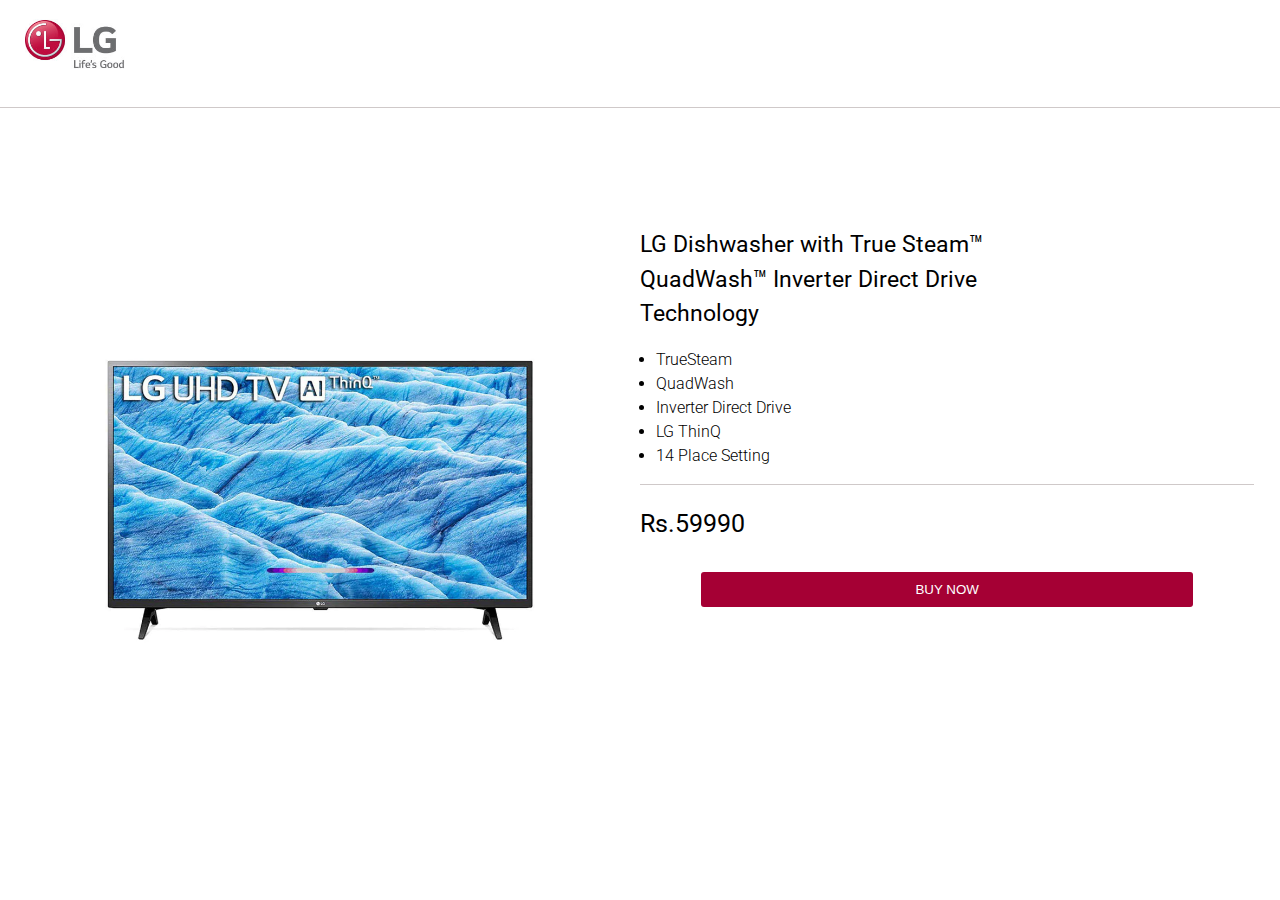
<file: update-eight.html>
<html>
  <head>
    <meta name="viewport" content="width=device-width, initial-scale=1.0" />
    <link rel="stylesheet" href="css/style-buynow.css" />
    <link
      href="https://fonts.googleapis.com/css2?family=Roboto:wght@100;300;500;700&display=swap"
      rel="stylesheet"
    />
    <style>
      .product-details {
        padding: 120px 0;
      }
      @media only screen and (max-width: 1000px) {
        .product-details {
          padding: 120px 0;
        }
      }
      @media only screen and (max-width: 930px) {
        .login-container {
          width: max-content;
          margin: 0 auto;
        }
        .logo {
          width: 14%;
          margin: 0 auto;
        }
        .logo img {
          width: 100%;
          margin: 0;
        }
      }

      @media only screen and (max-width: 600px) {
        .login-container {
          width: max-content;
          margin: 0 auto;
        }
        .login-form input {
          padding: 10px 15px;
        }
        .lgn button,
        .signup button {
          padding: 10px 20px;
          font-size: 16px;
        }
        .logo {
          width: 20%;
          margin: 0 auto;
        }
        .logo img {
          width: 100%;
          margin: 0;
        }
      }
      @media only screen and (max-width: 330px) {
        .login-form input {
          padding: 5px 12px;
        }
        .logo {
          width: 25%;
          margin: 0 auto;
        }
        .lgn button,
        .signup button {
          padding: 5px 15px;
          font-size: 16px;
        }
        .product-image__container img {
          object-fit: contain;
        }
      }
    </style>
  </head>
  <body>
    <div class="container">
      <!-- header -->
      <div class="header-container">
        <!-- logo -->
        <div class="logo">
          <img
            src="image/lg_logo.jpg"
            onclick="window.location.href='index.html'"
          />
        </div>
      </div>

      <!-- body -->

      <div class="product-container">
        <div class="product-image">
          <div class="product-image__container">
            <img src="image/update_eight.jpg" />
          </div>
        </div>
        <div class="product-details">
          <div class="product-content">
            <div class="product-heading">
              <p>
                LG Dishwasher with True Steam™ QuadWash™ Inverter Direct Drive
                Technology
              </p>
            </div>
            <div class="product-feature">
              <ul>
                <li>TrueSteam</li>
                <li>QuadWash</li>
                <li>Inverter Direct Drive</li>
                <li>LG ThinQ</li>
                <li>14 Place Setting</li>
              </ul>
            </div>

            <div class="product-price">
              <p>Rs.59990</p>
            </div>

            <div class="product-button">
              <button onclick="buynow(7)">buy now</button>
            </div>
          </div>
        </div>
      </div>
    </div>
    <!-- script -->
    <script src="script/script-buynow.js"></script>
  </body>
</html>
</file>
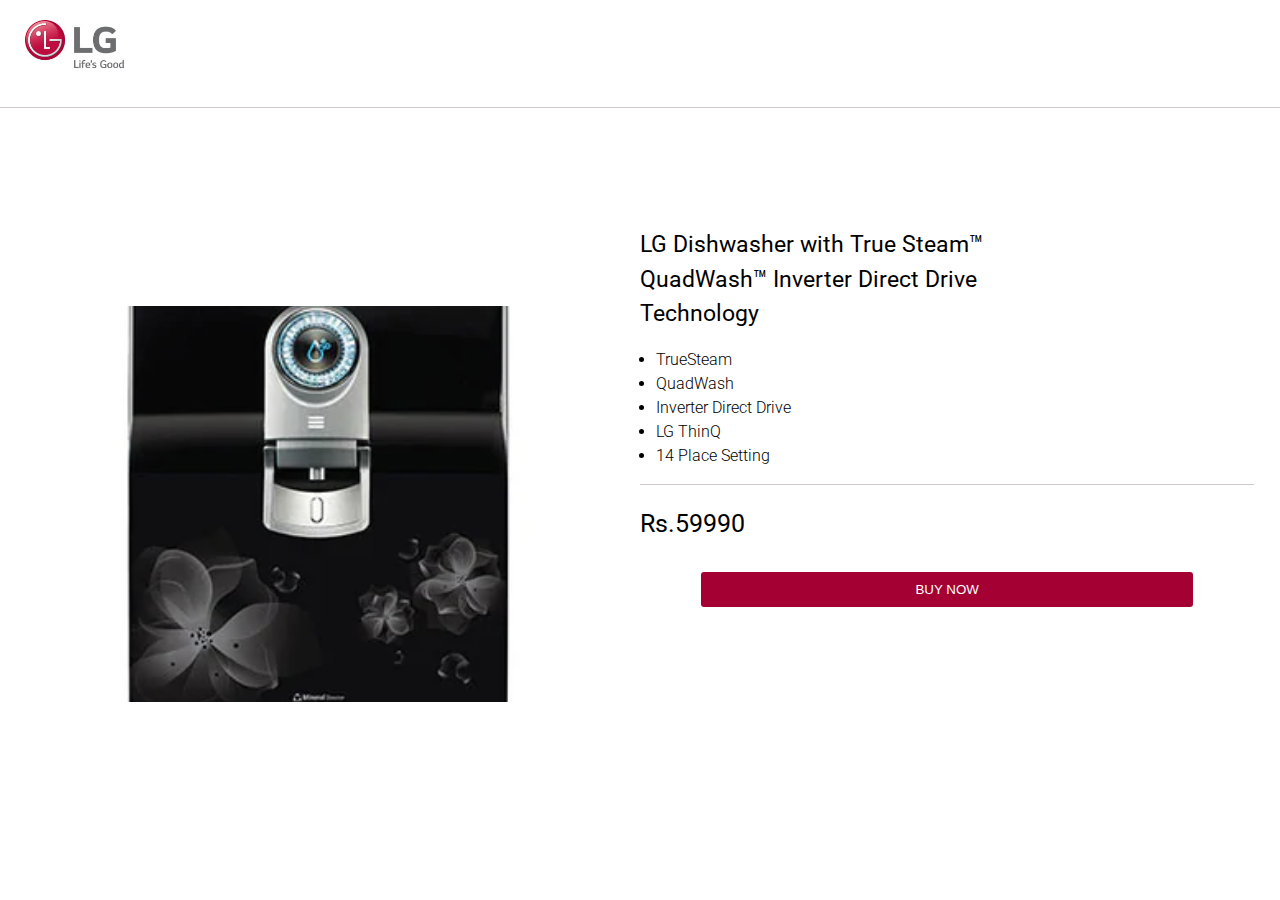
<file: update-five.html>
<html>
  <head>
    <meta name="viewport" content="width=device-width, initial-scale=1.0" />
    <link rel="stylesheet" href="css/style-buynow.css" />
    <link
      href="https://fonts.googleapis.com/css2?family=Roboto:wght@100;300;500;700&display=swap"
      rel="stylesheet"
    />
    <style>
      .product-details {
        padding: 120px 0;
      }
      @media only screen and (max-width: 1000px) {
        .product-details {
          padding: 20px 0;
        }
      }
      @media only screen and (max-width: 930px) {
        .login-container {
          width: max-content;
          margin: 0 auto;
        }
        .logo {
          width: 14%;
          margin: 0 auto;
        }
        .logo img {
          width: 100%;
          margin: 0;
        }
      }

      @media only screen and (max-width: 600px) {
        .login-container {
          width: max-content;
          margin: 0 auto;
        }
        .login-form input {
          padding: 10px 15px;
        }
        .lgn button,
        .signup button {
          padding: 10px 20px;
          font-size: 16px;
        }
        .logo {
          width: 20%;
          margin: 0 auto;
        }
        .logo img {
          width: 100%;
          margin: 0;
        }
      }
      @media only screen and (max-width: 330px) {
        .login-form input {
          padding: 5px 12px;
        }
        .logo {
          width: 25%;
          margin: 0 auto;
        }
        .lgn button,
        .signup button {
          padding: 5px 15px;
          font-size: 16px;
        }
        .product-image__container img {
          object-fit: contain;
        }
      }
    </style>
  </head>
  <body>
    <div class="container">
      <!-- header -->
      <div class="header-container">
        <!-- logo -->
        <div class="logo">
          <img
            src="image/lg_logo.jpg"
            onclick="window.location.href='index.html'"
          />
        </div>
      </div>

      <!-- body -->

      <div class="product-container">
        <div class="product-image">
          <div class="product-image__container">
            <img src="image/update_five.jpg" />
          </div>
        </div>
        <div class="product-details">
          <div class="product-content">
            <div class="product-heading">
              <p>
                LG Dishwasher with True Steam™ QuadWash™ Inverter Direct Drive
                Technology
              </p>
            </div>
            <div class="product-feature">
              <ul>
                <li>TrueSteam</li>
                <li>QuadWash</li>
                <li>Inverter Direct Drive</li>
                <li>LG ThinQ</li>
                <li>14 Place Setting</li>
              </ul>
            </div>

            <div class="product-price">
              <p>Rs.59990</p>
            </div>

            <div class="product-button">
              <button onclick="buynow(4)">buy now</button>
            </div>
          </div>
        </div>
      </div>
    </div>

    <!-- script -->

    <script src="script/script-buynow.js"></script>
  </body>
</html>
</file>
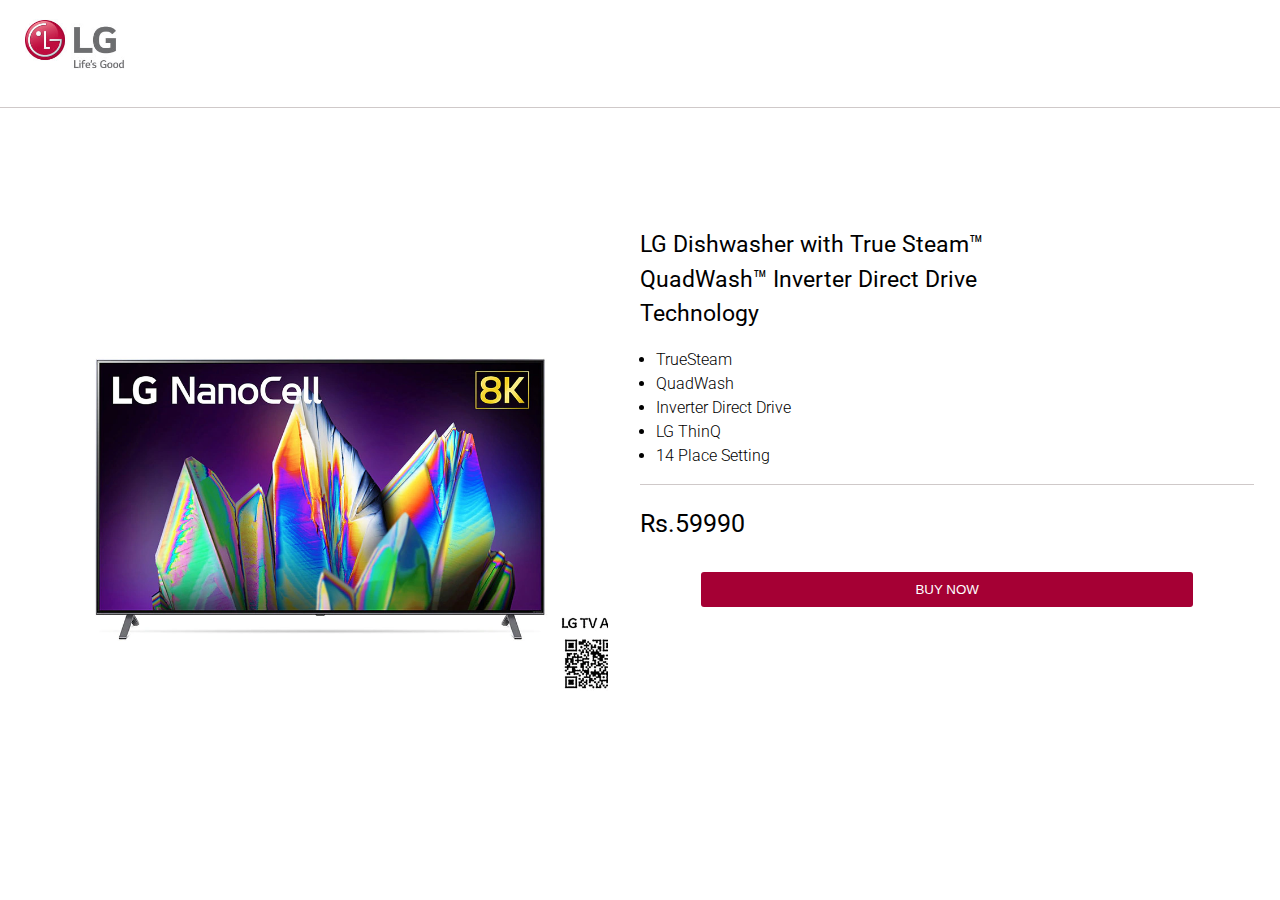
<file: update-four.html>
<html>
  <head>
    <meta name="viewport" content="width=device-width, initial-scale=1.0" />
    <link rel="stylesheet" href="css/style-buynow.css" />
    <link
      href="https://fonts.googleapis.com/css2?family=Roboto:wght@100;300;500;700&display=swap"
      rel="stylesheet"
    />
    <style>
      .product-details {
        padding: 120px 0;
      }
      @media only screen and (max-width: 1000px) {
        .product-details {
          padding: 20px 0;
        }
      }
      @media only screen and (max-width: 930px) {
        .login-container {
          width: max-content;
          margin: 0 auto;
        }
        .logo {
          width: 14%;
          margin: 0 auto;
        }
        .logo img {
          width: 100%;
          margin: 0;
        }
      }

      @media only screen and (max-width: 600px) {
        .login-container {
          width: max-content;
          margin: 0 auto;
        }
        .login-form input {
          padding: 10px 15px;
        }
        .lgn button,
        .signup button {
          padding: 10px 20px;
          font-size: 16px;
        }
        .logo {
          width: 20%;
          margin: 0 auto;
        }
        .logo img {
          width: 100%;
          margin: 0;
        }
      }
      @media only screen and (max-width: 330px) {
        .login-form input {
          padding: 5px 12px;
        }
        .logo {
          width: 25%;
          margin: 0 auto;
        }
        .lgn button,
        .signup button {
          padding: 5px 15px;
          font-size: 16px;
        }
        .product-image__container img {
          object-fit: contain;
        }
      }
    </style>
  </head>
  <body>
    <div class="container">
      <!-- header -->
      <div class="header-container">
        <!-- logo -->
        <div class="logo">
          <img
            src="image/lg_logo.jpg"
            onclick="window.location.href='index.html'"
          />
        </div>
      </div>

      <!-- body -->

      <div class="product-container">
        <div class="product-image">
          <div class="product-image__container">
            <img src="image/update_four.jpg" />
          </div>
        </div>
        <div class="product-details">
          <div class="product-content">
            <div class="product-heading">
              <p>
                LG Dishwasher with True Steam™ QuadWash™ Inverter Direct Drive
                Technology
              </p>
            </div>
            <div class="product-feature">
              <ul>
                <li>TrueSteam</li>
                <li>QuadWash</li>
                <li>Inverter Direct Drive</li>
                <li>LG ThinQ</li>
                <li>14 Place Setting</li>
              </ul>
            </div>

            <div class="product-price">
              <p>Rs.59990</p>
            </div>

            <div class="product-button">
              <button onclick="buynow(3)">buy now</button>
            </div>
          </div>
        </div>
      </div>
    </div>

    <!-- script -->

    <script src="script/script-buynow.js"></script>
  </body>
</html>
</file>
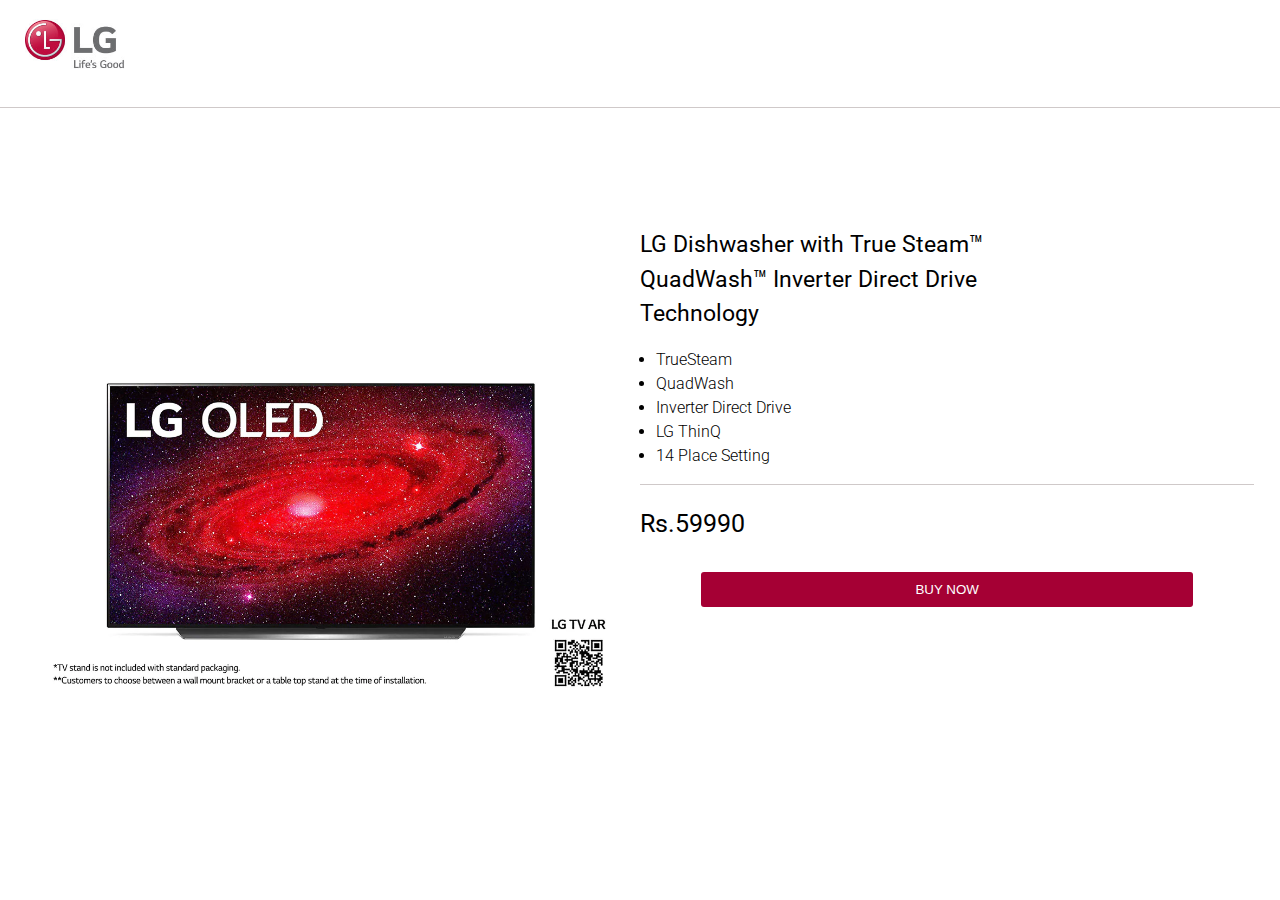
<file: update-nine.html>
<html>
  <head>
    <meta name="viewport" content="width=device-width, initial-scale=1.0" />
    <link rel="stylesheet" href="css/style-buynow.css" />
    <link
      href="https://fonts.googleapis.com/css2?family=Roboto:wght@100;300;500;700&display=swap"
      rel="stylesheet"
    />
    <style>
      .product-details {
        padding: 120px 0;
      }
      @media only screen and (max-width: 1000px) {
        .product-details {
          padding: 20px 0;
        }
      }
      @media only screen and (max-width: 930px) {
        .login-container {
          width: max-content;
          margin: 0 auto;
        }
        .logo {
          width: 14%;
          margin: 0 auto;
        }
        .logo img {
          width: 100%;
          margin: 0;
        }
      }

      @media only screen and (max-width: 600px) {
        .login-container {
          width: max-content;
          margin: 0 auto;
        }
        .login-form input {
          padding: 10px 15px;
        }
        .lgn button,
        .signup button {
          padding: 10px 20px;
          font-size: 16px;
        }
        .logo {
          width: 20%;
          margin: 0 auto;
        }
        .logo img {
          width: 100%;
          margin: 0;
        }
      }
      @media only screen and (max-width: 330px) {
        .login-form input {
          padding: 5px 12px;
        }
        .logo {
          width: 25%;
          margin: 0 auto;
        }
        .lgn button,
        .signup button {
          padding: 5px 15px;
          font-size: 16px;
        }
        .product-image__container img {
          object-fit: contain;
        }
      }
    </style>
  </head>
  <body>
    <div class="container">
      <!-- header -->
      <div class="header-container">
        <!-- logo -->
        <div class="logo">
          <img
            src="image/lg_logo.jpg"
            onclick="window.location.href='index.html'"
          />
        </div>
      </div>
      <!-- body -->
      <div class="product-container">
        <div class="product-image">
          <div class="product-image__container">
            <img src="image/update_nine.jpg" />
          </div>
        </div>
        <div class="product-details">
          <div class="product-content">
            <div class="product-heading">
              <p>
                LG Dishwasher with True Steam™ QuadWash™ Inverter Direct Drive
                Technology
              </p>
            </div>
            <div class="product-feature">
              <ul>
                <li>TrueSteam</li>
                <li>QuadWash</li>
                <li>Inverter Direct Drive</li>
                <li>LG ThinQ</li>
                <li>14 Place Setting</li>
              </ul>
            </div>

            <div class="product-price">
              <p>Rs.59990</p>
            </div>

            <div class="product-button">
              <button onclick="buynow(8)">buy now</button>
            </div>
          </div>
        </div>
      </div>
    </div>

    <!-- script -->

    <script src="script/script-buynow.js"></script>
  </body>
</html>
</file>
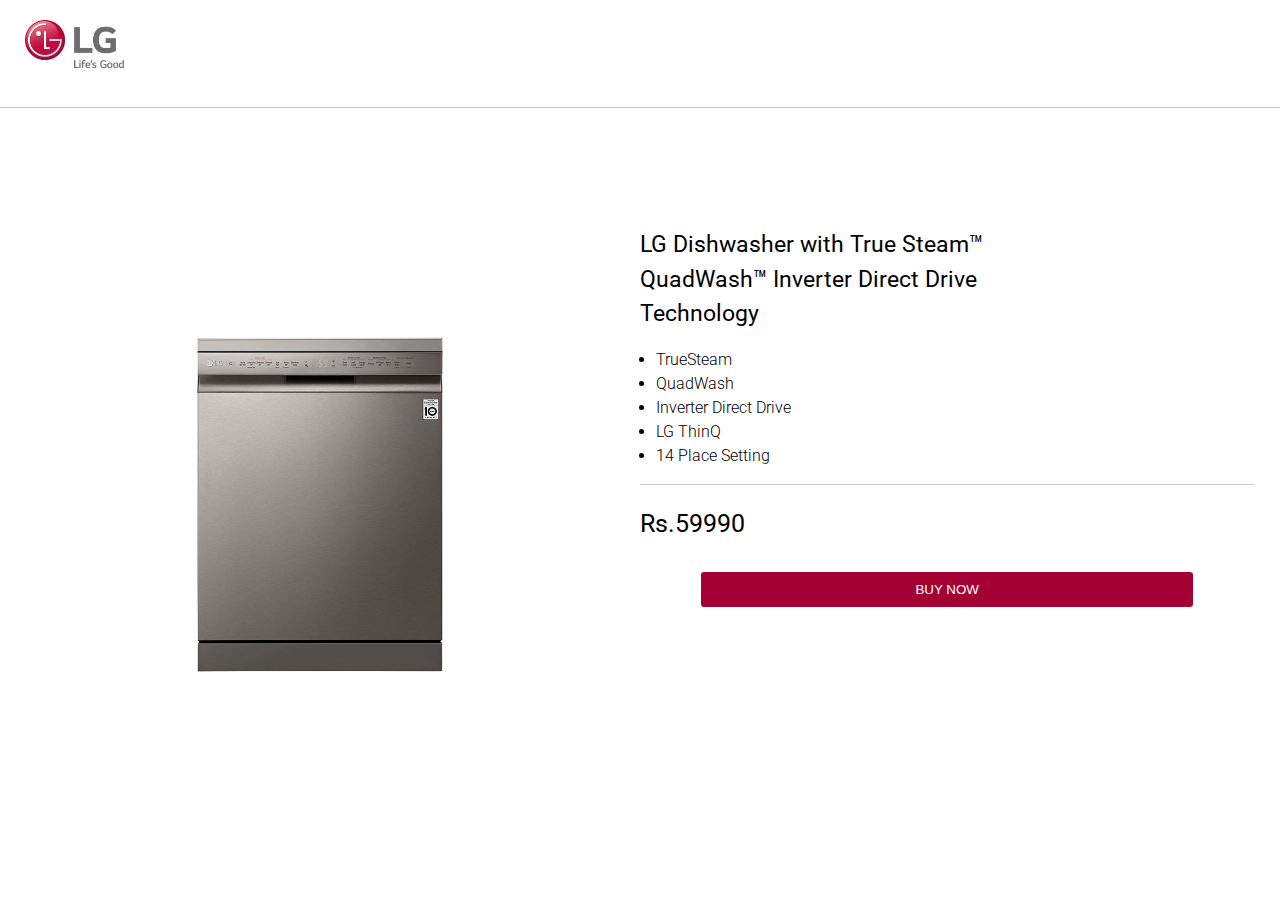
<file: update-one.html>
<html>
  <head>
    <meta name="viewport" content="width=device-width, initial-scale=1.0" />
    <link rel="stylesheet" href="css/style-buynow.css" />
    <link
      href="https://fonts.googleapis.com/css2?family=Roboto:wght@100;300;500;700&display=swap"
      rel="stylesheet"
    />
    <style>
      .product-details {
        padding: 120px 0;
      }

      @media only screen and (max-width: 1000px) {
        .product-details {
          padding: 20px 0;
        }
      }

      @media only screen and (max-width: 930px) {
        .login-container {
          width: max-content;
          margin: 0 auto;
        }
        .logo {
          width: 14%;
          margin: 0 auto;
        }
        .logo img {
          width: 100%;
          margin: 0;
        }
      }

      @media only screen and (max-width: 600px) {
        .login-container {
          width: max-content;
          margin: 0 auto;
        }
        .login-form input {
          padding: 10px 15px;
        }
        .lgn button,
        .signup button {
          padding: 10px 20px;
          font-size: 16px;
        }
        .logo {
          width: 20%;
          margin: 0 auto;
        }
        .logo img {
          width: 100%;
          margin: 0;
        }
      }
      @media only screen and (max-width: 330px) {
        .login-form input {
          padding: 5px 12px;
        }
        .logo {
          width: 25%;
          margin: 0 auto;
        }
        .lgn button,
        .signup button {
          padding: 5px 15px;
          font-size: 16px;
        }
        .product-image__container img {
          object-fit: contain;
        }
      }
    </style>
  </head>
  <body>
    <div class="container">
      <!-- header -->
      <div class="header-container">
        <!-- logo -->
        <div class="logo">
          <img
            src="image/lg_logo.jpg"
            onclick="window.location.href='index.html'"
          />
        </div>
      </div>

      <!-- body -->

      <div class="product-container">
        <div class="product-image">
          <div class="product-image__container">
            <img src="image/buynowOne.jpg" />
          </div>
        </div>
        <div class="product-details">
          <div class="product-content">
            <div class="product-heading">
              <p>
                LG Dishwasher with True Steam™ QuadWash™ Inverter Direct Drive
                Technology
              </p>
            </div>
            <div class="product-feature">
              <ul>
                <li>TrueSteam</li>
                <li>QuadWash</li>
                <li>Inverter Direct Drive</li>
                <li>LG ThinQ</li>
                <li>14 Place Setting</li>
              </ul>
            </div>

            <div class="product-price">
              <p>Rs.59990</p>
            </div>

            <div class="product-button">
              <button onclick="buynow(0)">buy now</button>
            </div>
          </div>
        </div>
      </div>
    </div>

    <!-- script -->

    <script src="script/script-buynow.js"></script>
  </body>
</html>
</file>
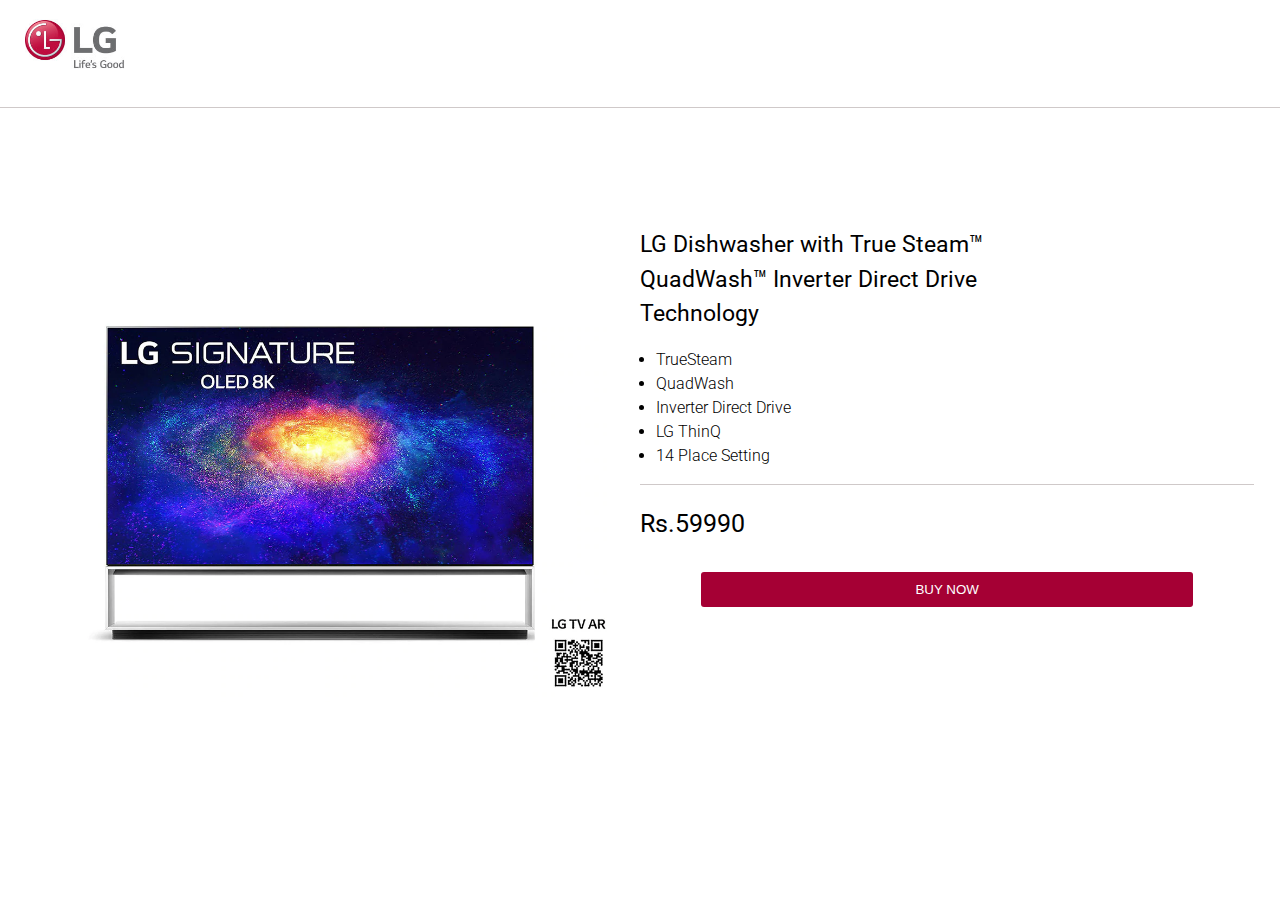
<file: update-seven.html>
<html>
  <head>
    <meta name="viewport" content="width=device-width, initial-scale=1.0" />
    <link rel="stylesheet" href="css/style-buynow.css" />
    <link
      href="https://fonts.googleapis.com/css2?family=Roboto:wght@100;300;500;700&display=swap"
      rel="stylesheet"
    />
    <style>
      .product-details {
        padding: 120px 0;
      }
      @media only screen and (max-width: 1000px) {
        .product-details {
          padding: 20px 0;
        }
      }
      @media only screen and (max-width: 930px) {
        .login-container {
          width: max-content;
          margin: 0 auto;
        }
        .logo {
          width: 14%;
          margin: 0 auto;
        }
        .logo img {
          width: 100%;
          margin: 0;
        }
      }

      @media only screen and (max-width: 600px) {
        .login-container {
          width: max-content;
          margin: 0 auto;
        }
        .login-form input {
          padding: 10px 15px;
        }
        .lgn button,
        .signup button {
          padding: 10px 20px;
          font-size: 16px;
        }
        .logo {
          width: 20%;
          margin: 0 auto;
        }
        .logo img {
          width: 100%;
          margin: 0;
        }
      }
      @media only screen and (max-width: 330px) {
        .login-form input {
          padding: 5px 12px;
        }
        .logo {
          width: 25%;
          margin: 0 auto;
        }
        .lgn button,
        .signup button {
          padding: 5px 15px;
          font-size: 16px;
        }
        .product-image__container img {
          object-fit: contain;
        }
      }
    </style>
  </head>
  <body>
    <div class="container">
      <!-- header -->
      <div class="header-container">
        <!-- logo -->
        <div class="logo">
          <img
            src="image/lg_logo.jpg"
            onclick="window.location.href='index.html'"
          />
        </div>
      </div>

      <!-- body -->

      <div class="product-container">
        <div class="product-image">
          <div class="product-image__container">
            <img src="image/update_seven.jpg" />
          </div>
        </div>
        <div class="product-details">
          <div class="product-content">
            <div class="product-heading">
              <p>
                LG Dishwasher with True Steam™ QuadWash™ Inverter Direct Drive
                Technology
              </p>
            </div>
            <div class="product-feature">
              <ul>
                <li>TrueSteam</li>
                <li>QuadWash</li>
                <li>Inverter Direct Drive</li>
                <li>LG ThinQ</li>
                <li>14 Place Setting</li>
              </ul>
            </div>

            <div class="product-price">
              <p>Rs.59990</p>
            </div>

            <div class="product-button">
              <button onclick="buynow(6)">buy now</button>
            </div>
          </div>
        </div>
      </div>
    </div>

    <!-- script -->

    <script src="script/script-buynow.js"></script>
  </body>
</html>
</file>
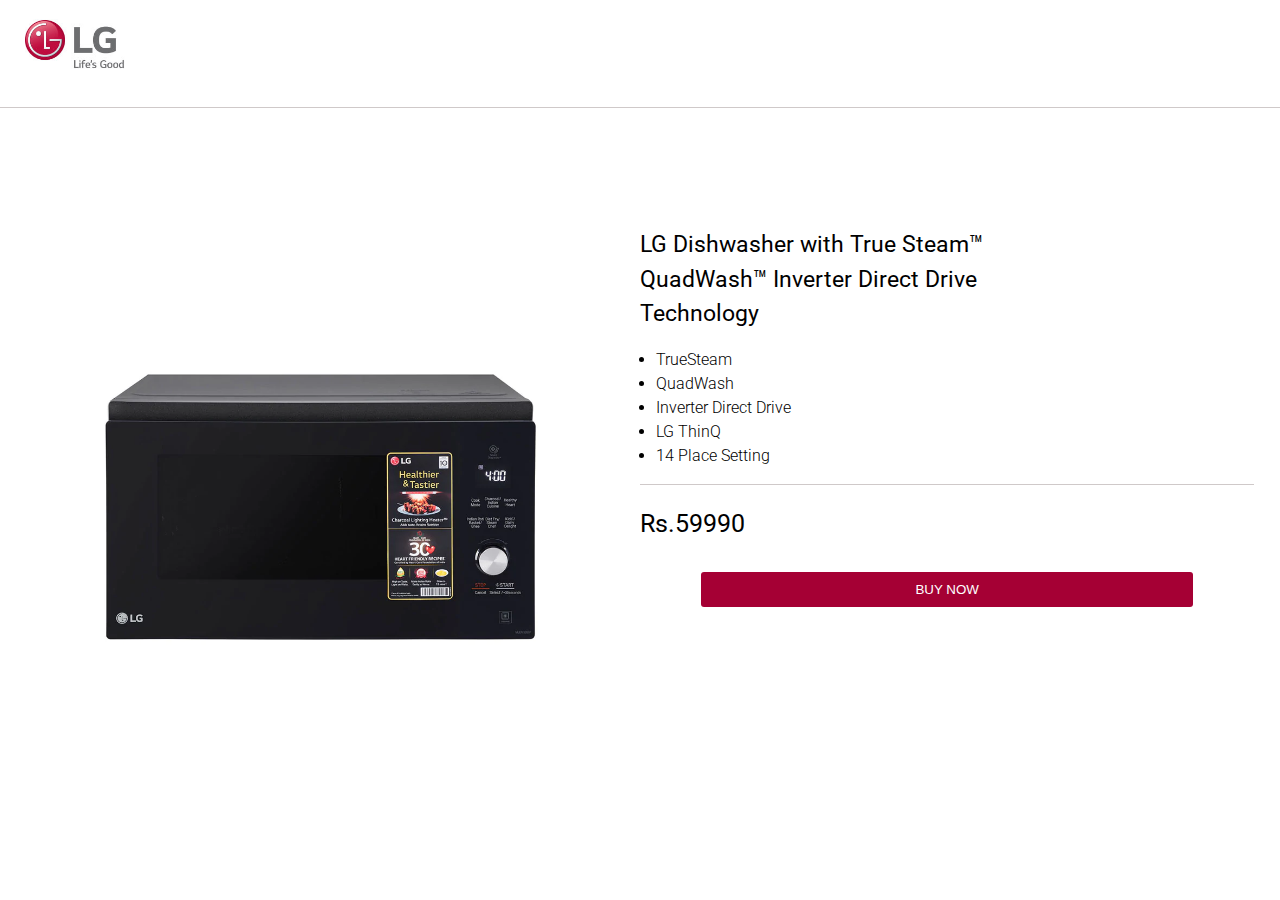
<file: update-six.html>
<html>
  <head>
    <meta name="viewport" content="width=device-width, initial-scale=1.0" />
    <link rel="stylesheet" href="css/style-buynow.css" />
    <link
      href="https://fonts.googleapis.com/css2?family=Roboto:wght@100;300;500;700&display=swap"
      rel="stylesheet"
    />
    <style>
      .product-details {
        padding: 120px 0;
      }
      @media only screen and (max-width: 1000px) {
        .product-details {
          padding: 20px 0;
        }
      }
      @media only screen and (max-width: 930px) {
        .login-container {
          width: max-content;
          margin: 0 auto;
        }
        .logo {
          width: 14%;
          margin: 0 auto;
        }
        .logo img {
          width: 100%;
          margin: 0;
        }
      }

      @media only screen and (max-width: 600px) {
        .login-container {
          width: max-content;
          margin: 0 auto;
        }
        .login-form input {
          padding: 10px 15px;
        }
        .lgn button,
        .signup button {
          padding: 10px 20px;
          font-size: 16px;
        }
        .logo {
          width: 20%;
          margin: 0 auto;
        }
        .logo img {
          width: 100%;
          margin: 0;
        }
      }
      @media only screen and (max-width: 330px) {
        .login-form input {
          padding: 5px 12px;
        }
        .logo {
          width: 25%;
          margin: 0 auto;
        }
        .lgn button,
        .signup button {
          padding: 5px 15px;
          font-size: 16px;
        }
        .product-image__container img {
          object-fit: contain;
        }
      }
    </style>
  </head>
  <body>
    <div class="container">
      <!-- header -->
      <div class="header-container">
        <!-- logo -->
        <div class="logo">
          <img
            src="image/lg_logo.jpg"
            onclick="window.location.href='index.html'"
          />
        </div>
      </div>

      <!-- body -->

      <div class="product-container">
        <div class="product-image">
          <div class="product-image__container">
            <img src="image/update_six.jpg" />
          </div>
        </div>
        <div class="product-details">
          <div class="product-content">
            <div class="product-heading">
              <p>
                LG Dishwasher with True Steam™ QuadWash™ Inverter Direct Drive
                Technology
              </p>
            </div>
            <div class="product-feature">
              <ul>
                <li>TrueSteam</li>
                <li>QuadWash</li>
                <li>Inverter Direct Drive</li>
                <li>LG ThinQ</li>
                <li>14 Place Setting</li>
              </ul>
            </div>

            <div class="product-price">
              <p>Rs.59990</p>
            </div>

            <div class="product-button">
              <button onclick="buynow(5)">buy now</button>
            </div>
          </div>
        </div>
      </div>
    </div>

    <!-- script -->

    <script src="script/script-buynow.js"></script>
  </body>
</html>
</file>
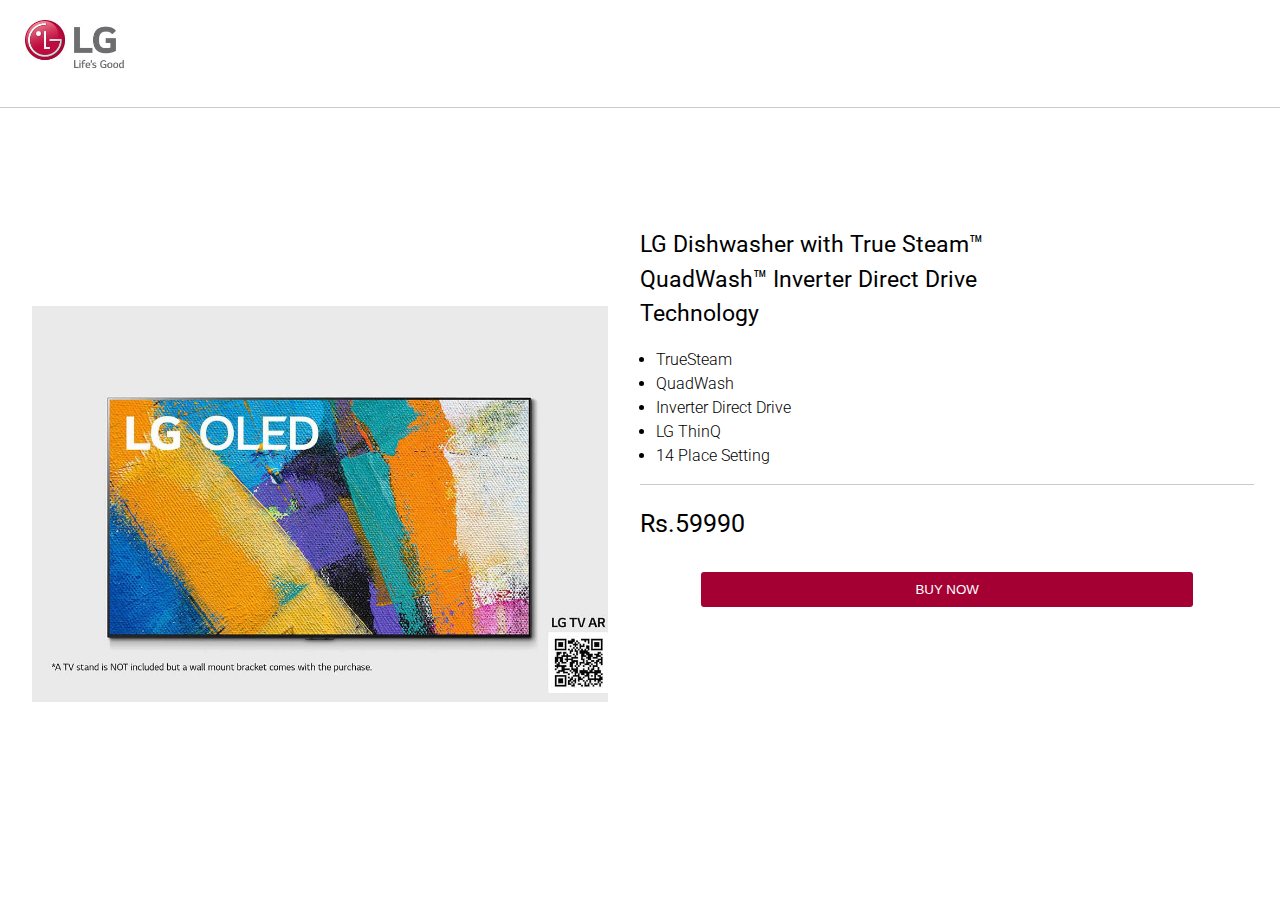
<file: update-three.html>
<html>
  <head>
    <meta name="viewport" content="width=device-width, initial-scale=1.0" />
    <link rel="stylesheet" href="css/style-buynow.css" />
    <link
      href="https://fonts.googleapis.com/css2?family=Roboto:wght@100;300;500;700&display=swap"
      rel="stylesheet"
    />
    <style>
      .product-details {
        padding: 120px 0;
      }
      @media only screen and (max-width: 1000px) {
        .product-details {
          padding: 20px 0;
        }
      }
      @media only screen and (max-width: 930px) {
        .login-container {
          width: max-content;
          margin: 0 auto;
        }
        .logo {
          width: 14%;
          margin: 0 auto;
        }
        .logo img {
          width: 100%;
          margin: 0;
        }
      }

      @media only screen and (max-width: 600px) {
        .login-container {
          width: max-content;
          margin: 0 auto;
        }
        .login-form input {
          padding: 10px 15px;
        }
        .lgn button,
        .signup button {
          padding: 10px 20px;
          font-size: 16px;
        }
        .logo {
          width: 20%;
          margin: 0 auto;
        }
        .logo img {
          width: 100%;
          margin: 0;
        }
      }
      @media only screen and (max-width: 330px) {
        .login-form input {
          padding: 5px 12px;
        }
        .logo {
          width: 25%;
          margin: 0 auto;
        }
        .lgn button,
        .signup button {
          padding: 5px 15px;
          font-size: 16px;
        }
        .product-image__container img {
          object-fit: contain;
        }
      }
    </style>
  </head>
  <body>
    <div class="container">
      <div class="header-container">
        <!-- logo -->
        <div class="logo">
          <img src="image/lg_logo.jpg" />
        </div>
      </div>

      <!-- body -->

      <div class="product-container">
        <div class="product-image">
          <div class="product-image__container">
            <img
              src="image/update_three.jpg"
              onclick="window.location.href='index.html'"
            />
          </div>
        </div>
        <div class="product-details">
          <div class="product-content">
            <div class="product-heading">
              <p>
                LG Dishwasher with True Steam™ QuadWash™ Inverter Direct Drive
                Technology
              </p>
            </div>
            <div class="product-feature">
              <ul>
                <li>TrueSteam</li>
                <li>QuadWash</li>
                <li>Inverter Direct Drive</li>
                <li>LG ThinQ</li>
                <li>14 Place Setting</li>
              </ul>
            </div>

            <div class="product-price">
              <p>Rs.59990</p>
            </div>

            <div class="product-button">
              <button onclick="buynow(2)">buy now</button>
            </div>
          </div>
        </div>
      </div>
    </div>

    <!-- script -->

    <script src="script/script-buynow.js"></script>
  </body>
</html>
</file>
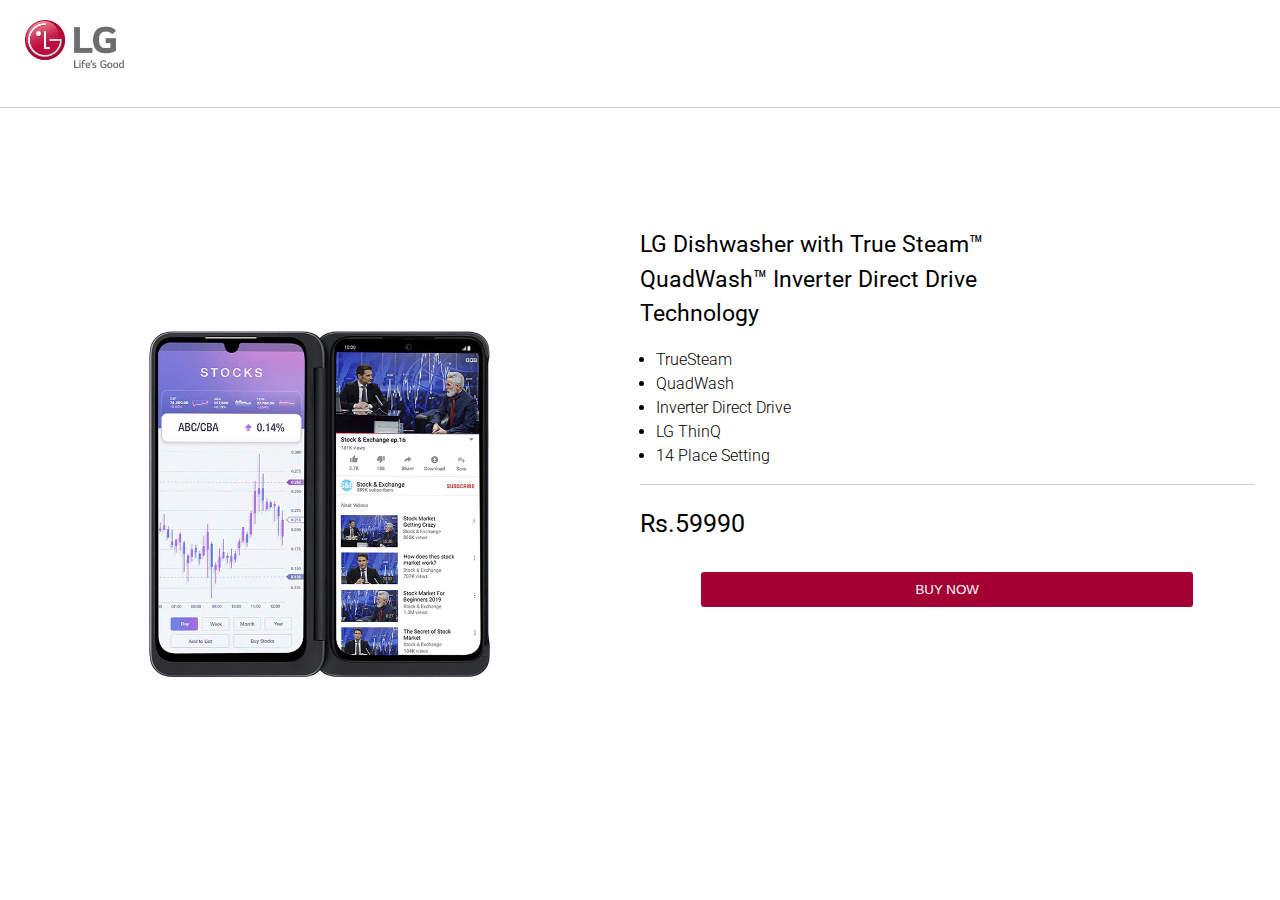
<file: update-two.html>
<html>
  <head>
    <meta name="viewport" content="width=device-width, initial-scale=1.0" />
    <link rel="stylesheet" href="css/style-buynow.css" />
    <link
      href="https://fonts.googleapis.com/css2?family=Roboto:wght@100;300;500;700&display=swap"
      rel="stylesheet"
    />
    <style>
      .product-details {
        padding: 120px 0;
      }
      @media only screen and (max-width: 1000px) {
        .product-details {
          padding: 20px 0;
        }
      }
      @media only screen and (max-width: 930px) {
        .login-container {
          width: max-content;
          margin: 0 auto;
        }
        .logo {
          width: 14%;
          margin: 0 auto;
        }
        .logo img {
          width: 100%;
          margin: 0;
        }
      }

      @media only screen and (max-width: 600px) {
        .login-container {
          width: max-content;
          margin: 0 auto;
        }
        .login-form input {
          padding: 10px 15px;
        }
        .lgn button,
        .signup button {
          padding: 10px 20px;
          font-size: 16px;
        }
        .logo {
          width: 20%;
          margin: 0 auto;
        }
        .logo img {
          width: 100%;
          margin: 0;
        }
      }
      @media only screen and (max-width: 350px) {
        .login-form input {
          padding: 5px 12px;
        }
        .logo {
          width: 25%;
          margin: 0 auto;
        }
        .lgn button,
        .signup button {
          padding: 5px 15px;
          font-size: 16px;
        }

        .product-image__container {
          width: 100%;
          margin: 0 auto;
        }

        .product-image__container img {
          width: 100%;
          height: 100%;
          object-fit: contain;
        }
      }
    </style>
  </head>
  <body>
    <div class="container">
      <!-- header -->
      <div class="header-container">
        <!-- logo -->
        <div class="logo">
          <img
            src="image/lg_logo.jpg"
            onclick="window.location.href='index.html'"
          />
        </div>
      </div>

      <!-- body -->

      <div class="product-container">
        <div class="product-image">
          <div class="product-image__container">
            <img src="image/update_two.jpg" />
          </div>
        </div>
        <div class="product-details">
          <div class="product-content">
            <div class="product-heading">
              <p>
                LG Dishwasher with True Steam™ QuadWash™ Inverter Direct Drive
                Technology
              </p>
            </div>
            <div class="product-feature">
              <ul>
                <li>TrueSteam</li>
                <li>QuadWash</li>
                <li>Inverter Direct Drive</li>
                <li>LG ThinQ</li>
                <li>14 Place Setting</li>
              </ul>
            </div>

            <div class="product-price">
              <p>Rs.59990</p>
            </div>

            <div class="product-button">
              <button onclick="buynow(1)">buy now</button>
            </div>
          </div>
        </div>
      </div>
    </div>

    <!-- script -->

    <script src="script/script-buynow.js"></script>
  </body>
</html>
</file>
<file: css/style.css>
html {
  scroll-behavior: smooth;
}
* {
  box-sizing: border-box;
  padding: 0;
  margin: 0;
}



/* header */

.header-container {
  width: 100%;
  display: flex;
}
.logo {
  width: 10%;
}
.logo img {
  width: 80%;
  height: 80%;
  object-fit: cover;
  margin: 0 25px;
}

.sign-container {
  display: flex;
  flex-direction: column;
  width: 90%;
  height: 100%;
  font-family: "Roboto", sans-serif;
}
.lg-signature {
  width: 95%;
  margin: 0px 25px;
}
.lg-signature .sign-title {
  display: flex;
  justify-content: space-between;
  margin-bottom: 10px;
  border-bottom: 1px solid #cfc9c9;
}
.lg-signature .sign-title p {
  font-size: 14px;
  font-weight: bold;
  text-transform: uppercase;
  padding: 20px 10px;
  padding-bottom: 9px;
}
.products {
  display: flex;
  justify-content: space-between;
}

.products .link {
  width: 95%;
  margin: 0 25px;
  display: flex;
}

.products .link a {
  font-size: 15px;
  text-transform: uppercase;
  font-weight: bold;
  margin-left: 10px;
  cursor: pointer;
  padding: 10px 0;
}
.products .login {
  padding: 12px 25px;
}

.login {
  width: 13%;
}

.login li {
  list-style-type: none;
  align-self: center;
  background-color: royalblue;
  color: white;
  padding: 3px 5px;
  border-radius: 3px;
}
.login a {
  text-decoration: none;
  color: white;
}
.products .login button {
  background-color: #a50034;
  color: white;
  outline: none;
  border: none;
  border-radius: 3px;
  padding: 5px 10px;
  cursor: pointer;
}
.products .login button a {
  text-decoration: none;
  color: white;
}

.products .login .hide {
  display: none;
}

.products .link .product:hover {
  color: #a50034;
  border-bottom: 2px solid #a50034;
}

.welcome-back {
  display: flex;
  justify-content: space-between;
}
#welcome {
  text-transform: lowercase;
}

#welcome::first-letter {
  text-transform: uppercase;
}

.support-slide {
  display: none;
  width: 100%;
  background-color: white;
  position: absolute;
  top: -29;
  left: 0;
}

.support-slide {
  width: 100%;
  padding: 30px 60px;
}
.support-slide p {
  text-transform: uppercase;
  font-weight: bold;
  padding: 10px 0;
}
.support-slide ul {
  list-style-type: none;
  line-height: 1.5;
  cursor: pointer;
}
.support-slide a {
  text-decoration: none;
  color: black;
}
.support-downloads {
  width: calc(100% / 3);

  float: left;
  padding: 0 30px;
}
.support-repair {
  width: calc(100% / 3);
  float: left;
  border-left: 1px solid #bbbfc3;
  padding: 0 30px;
}
.support-contact {
  width: calc(100% / 3);
  float: left;
  border-left: 1px solid #bbbfc3;
  padding: 0 30px;
}
.support {
  width: max-content;
}

.support-slide li:hover {
  text-decoration: underline;
}

.support:hover {
  color: #a50034;
  border-bottom: 2px solid #a50034;
}

/* popup */
.smiley-img {
  width: 45px;
  height: 45px;
  margin: 10px auto;
}
.smiley-img img {
  width: 100%;
  height: 100%;
}



/* items-slide */
.item-container {
  width: 85%;

  margin: 50px auto;
  position: relative;
}
.item-cards {
  display: flex;
  overflow: hidden;
  justify-content: space-between;
}
.item-card {
  width: 180px;
  height: 250px;
  margin: 0 45px;
  position: relative;
}
.item-card p {
  width: 100%;
  position: absolute;
  top: 210px;
  left: 0;
  text-align: center;
  z-index: 10;
  font-size: 18px;
  cursor: pointer;
}
.item-card a {
  text-decoration: none;
  color: black;
  font-family: "Roboto", sans-serif;
}
.item-card p:hover {
  text-decoration: underline;
}
.item-card img {
  width: 180px;
  height: 180px;
}

#item_prev {
  position: absolute;
  top: 50%;
  left: -5%;
  font-size: 35px;
  color: white;
  padding: 0 10px;
  background-color: black;
  opacity: 0.5;
  border: none;
  outline: none;

  z-index: 10;
}
#item_next {
  position: absolute;
  top: 50%;
  right: -5%;
  font-size: 35px;
  color: white;
  padding: 0 10px;
  background-color: black;
  opacity: 0.5;
  border: none;
  outline: none;
  z-index: 10;
}

/* feature */

.feature-title {
  width: 90%;
  padding: 25px 0;
  margin: 0 auto;
}

.feature-title p {
  font-size: 30px;
  text-align: center;
  font-weight: 500;

  font-family: "Roboto", sans-serif;
}

.feature-cards {
  display: flex;
  justify-content: space-evenly;
  font-family: "Roboto", sans-serif;
  padding: 0 10px;
}
.feature-card {
  width: max-content;
  padding: 20px;
}

.feature-card .feature-img {
  width: max-content;
  margin: 0 auto;
}

.feature-card .feature-img__title {
  text-align: center;
  padding: 25px 0;
  font-weight: bold;
  font-size: 23px;
}

.feature-card .feature-img__content {
  font-weight: 300;
  font-size: 15px;

  text-align: center;
}

/* highlight */

.highlight-container {
  width: 100%;
  height: 370px;
  margin: 60px 0;
  overflow: hidden;
  position: relative;
}
.highlight-slide {
  width: 100%;
  height: 100%;
  display: flex;
}

.highlight-slide img {
  width: 100%;
  height: 100%;
  object-fit: inherit;
}
.highlight {
  width: 14%;
  position: absolute;
  bottom: 15;
  left: 50%;
  transform: translate(-50%, -0);
  z-index: 10;
  display: flex;
  justify-content: space-between;
}

.highlight .btn {
  width: 30px;
  height: 12px;
  border-radius: 5px;
  background-color: white;
  z-index: 10;
  cursor: pointer;
  box-shadow: 4px 4px 10px 5px #a50034;
}
.highlight .btn:hover {
  transform: scale(1.2);
  transition: all 0.5s;
}

#highlight-prev {
  position: absolute;
  top: 50%;
  left: 0%;
  font-size: 35px;
  color: white;
  padding: 0 10px;
  background-color: black;
  opacity: 0.5;
  border: none;
  outline: none;
  visibility: hidden;

  z-index: 10;
}
#highlight-next {
  position: absolute;
  top: 50%;
  right: 0%;
  font-size: 35px;
  color: white;
  padding: 0 10px;
  background-color: black;
  opacity: 0.5;
  border: none;
  outline: none;
  visibility: hidden;
  z-index: 10;
}

/* know-more */
.know-more__container {
  width: 100%;
}

.know-more__cards {
  display: flex;
  justify-content: space-evenly;
}
.know-more__card {
  width: 30%;
 
}

.know-more__img {
  width: 100%;
  height: 250px;
  box-shadow: 2px 2px 10px 0.5px #000000;
}

.know-more__img img {
  width: 100%;
  height: 100%;
  object-fit: cover;
}

.know-more__content {
  padding: 20px 0;
  font-size: 30px;
  font-family: "Roboto", sans-serif;
  font-weight: 500;
}

.know-more__content sup {
  font-size: 14px;
  font-weight: 500;
}
.know-more__link {
  text-transform: uppercase;
  font-size: 14px;
  font-family: "Roboto", sans-serif;
  font-weight: 500;
}
.know-more__link a {
  text-decoration: none;
  color: black;
}

.know-more__img:hover {
  transform: scale(1.1);
  transition: all 0.5s;
}

/* most-popular */
.update-container {
  width: 85%;
  margin: 2px auto;
  font-family: "Roboto", sans-serif;
}

.update-header {
  width: 100%;
  text-align: center;
}
.update-header a {
  padding: 25px 0;
  text-transform: uppercase;
  font-weight: bold;
  border-bottom: 2px solid #a50034;
}

.update-slide__container {
  width: 100%;
  margin: 100px auto;
  position: relative;
}
.update-cards {
  display: flex;
  overflow: hidden;

  justify-content: space-between;
}

.update-card {
  width: 250px;
  height: 320px;
  margin: 0 20px;
  padding: 10px 22px;
  border: 1px solid;
  border-color: transparent;
  position: relative;
}
.update-card img {
  width: 180px;
  height: 180px;
  object-fit: cover;
}
.buynow {
  width: 100%;
  display: none;
  margin: 20px 0;
}
.buynow button {
  display: block;
  width: 80%;
  margin: 15px auto;
  padding: 8px 12px;
  text-transform: uppercase;
  font-size: 12px;
  font-weight: bold;
  background-color: #a50034;
  color: white;
  border: none;
  outline: none;
  border-radius: 5px;
  cursor: pointer;
}
.buynow button a {
  text-decoration: none;
  color: white;
}

.update-card p {
  width: 100%;
  position: absolute;
  top: 205;
  left: 0;
  color: black;
  z-index: 10;
  text-align: center;
}

.update-card .price {
  position: absolute;
  top: 300;
  left: 0;
  color: black;
  z-index: 10;
  text-align: center;
  font-weight: 600;
  font-size: 18px;
}

#update_prev {
  position: absolute;
  top: 50%;
  left: -5%;
  font-size: 35px;
  color: white;
  padding: 0 10px;
  background-color: black;
  opacity: 0.5;
  border: none;
  outline: none;

  z-index: 10;
}
#update_next {
  position: absolute;
  top: 50%;
  right: -5%;
  font-size: 35px;
  color: white;
  padding: 0 10px;
  background-color: black;
  opacity: 0.5;
  border: none;
  outline: none;
  z-index: 10;
}

/* products */

.product-container {
  width: 100%;
  margin: 0 auto;
  display: grid;
  grid-template-columns: repeat(12, 1fr);
  grid-template-rows: repeat(2, 320px);
  grid-gap: 25px;
  padding: 0 25px;
}

.product-card1 {
  grid-column: 1 / 6;
  grid-row: 1 / -1;
}
.product-container img {
  width: 100%;
  height: 100%;
  object-fit: inherit;
}

.product-card2 {
  grid-column: 6 / 9;
  grid-row: 1 / 2;
}

.product-card3 {
  grid-column: 9 / -1;
  grid-row: 1 / 2;
}

.product-card4 {
  grid-column: 6 / 10;
  grid-row: 2 / -1;
}
.product-card5 {
  grid-column: 10 / -1;
  grid-row: 2 / -1;
}
.similar-card img {
  box-shadow: 1px 1px 6px 0.1px #000000;
}

.similar-card:hover {
  transform: scale(1.03);
  transition: all 0.5s;
}

/* services */

.service-container {
  width: 100%;
  display: flex;
  justify-content: space-evenly;
  padding: 60px 0;
}
.service-card {
  width: 45%;
}

.service-img {
  width: max-content;
  margin: 0 auto;
}
.service-title {
  padding: 20px;
}
.service-title p {
  text-align: center;
  font-family: "Roboto", sans-serif;
  font-weight: 500;
  font-size: 23px;
}

/* contact */

.contact-container {
  width: 100%;
}

.contact-title {
  width: 45%;
  margin: 0 auto;
}

#contact-title {
  font-size: 30px;
  font-family: "Roboto", sans-serif;
  font-weight: 500;
  text-align: center;
}
#contact-content {
  text-align: center;
  font-family: "Roboto", sans-serif;
  font-size: 15px;
  font-weight: 300;
  margin: 20px 0;
  line-height: 1.5;
}

.contact-details {
  display: flex;
  justify-content: space-evenly;
}

.contact-card {
  width: 45%;
  padding: 40px 0;
}

.contact-img {
  width: max-content;
  margin: 0 auto;
}
.contact-detail {
  text-align: center;
  font-family: "Roboto", sans-serif;
  font-weight: 500;
  font-size: 23px;
  padding: 25px 0;
}

.detail-list ul {
  list-style-type: none;
  text-align: center;
  font-family: "Roboto", sans-serif;
  font-weight: 300;
  line-height: 1.5;
}

/* origin */

.origin-container {
  display: flex;
  justify-content: space-between;
  width: 95%;
  margin: 15px auto;
  padding: 20px 0;
  border-top: 1px solid#cfc9c9;
  border-bottom: 1px solid #cfc9c9;
}

.location {
  display: flex;
  flex-direction: row;
  align-items: center;
}

.location img {
  width: 19px;
  height: 19px;
  border-radius: 10px;
  margin-right: 10px;
}
.location-logo {
  display: flex;
}
.location-logo img {
  padding: 3px;
}


/* footer */

.footer {
  background-color: #283845;
  position: relative;
}
.footer p {
  text-align: center;
  color: white;
  font-size: 16px;
  padding: 25px;
  font-family: "Bebas Neue", cursive;

  font-weight: 200;
}

.footer-arrow {
  width: 50px;
  height: 50px;
  position: absolute;
  top: -163px;
  right: 0;
}

.footer-arrow img {
  width: 100%;
  height: 100%;
}


/* media-query */
@media only screen and (max-width: 600px) {
  .highlight-container {
    height: 300px;
  }
}
@media only screen and (max-width: 400px) {
  .highlight-container {
    height: 250px;
  }
}

@media only screen and (max-width: 930px) {
  .login-container {
    width: max-content;
    margin: 0 auto;
  }
  .logo {
    width: 10%;
    margin: 0 auto;
  }
  .logo img {
    width: 100%;
    margin: 0 15px;
  }
}

@media only screen and (max-width: 770px) {
  .header-container {
    width: 100%;
    margin: 0 auto;
  }

  .login-container {
    width: 10%;
  }
  .logo {
    width: 13%;
    margin: 0 auto;
  }
  .logo img {
    width: 100%;
    margin: 0;
  }
  .sign-container {
    width: 85%;
    padding: 10px 0;
  }

  .products .link {
    margin: 0;
  }

  .lg-signature .sign-title p {
    padding: 10px 0;
  }

  .item-container {
    width: 70%;
  }
  #item_prev {
    top: 50%;
    left: -5%;
    font-size: 25px;
    color: white;
    padding: 0 5px;
  }

  #item_next {
    top: 50%;
    right: -5%;
    font-size: 25px;
    color: white;
    padding: 0 5px;
  }

  .update-container {
    width: 70%;
  }

  #update_prev {
    top: 50%;
    left: -5%;
    font-size: 25px;
    color: white;
    padding: 0 5px;
  }

  #update_next {
    top: 50%;
    right: -5%;
    font-size: 25px;
    color: white;
    padding: 0 5px;
  }

  .welcome-back {
    width: 30%;
  }
  .highlight {
    width: 20%;
  }

  .feature-cards {
    display: block;
    padding: 15px;
  }
  .feature-card {
    width: 100%;
  }

  .feature-card .feature-img__content {
    font-size: 23px;
  }
  .know-more__cards {
    display: block;
    padding: 20px;
  }
  .know-more__card {
    width: 100%;
    height: 570px;
    padding: 20px;
    position: relative;
  }

  .know-more__card img {
    height: 380px;
    object-fit: inherit;
  }
  .know-more__link {
    font-size: 20px;
    position: absolute;
    bottom: 32;
    left: 26;
  }
  .know-more__content {
    position: absolute;
    bottom: 42;
    left: 26;
  }

  .product-container {
    display: grid;
    grid-template-columns: 1fr;
    grid-template-rows: repeat(5, 500px);
    padding: 40px;
  }
  .lg-signature {
    width: 95%;
    margin: 0px 10px;
  }
  .product-card1 {
    grid-column: 1 / -1;
    grid-row: 1 / 2;
  }
  .product-card2 {
    grid-column: 1 / -1;
    grid-row: 2 / 3;
  }
  .product-card3 {
    grid-column: 1 / -1;
    grid-row: 3 / 4;
  }
  .product-card4 {
    grid-column: 1 / -1;
    grid-row: 4 / 5;
  }
  .product-card5 {
    grid-column: 1 / -1;
    grid-row: 5 / -1;
  }

  .login {
    width: max-content;
  }

  .highlight-container {
    height: 230px;
  }

  .service-container {
    display: block;
  }
  .service-card {
    width: 100%;
  }
  .contact-details {
    display: block;
  }
  .contact-card {
    width: 100%;
  }

  .similar-card img {
    object-fit: inherit;
  }
}

@media only screen and (max-width: 600px) {
  .logo {
    width: 18%;
  }
  .logo img {
    width: 70%;
    height: 70%;
    margin: 15px 10px;
  }

  .sign-container {
    width: 90%;
  }
  .lg-signature .sign-title {
    margin: 0;
  }
  .lg-signature .sign-title p {
    padding: 10px 3px;
  }
  .products .link {
    margin: 0 3px;
  }
}

@media only screen and (max-width: 450px) {
  .header-container {
    width: 100%;
  }
  .logo {
    width: 15%;
    padding: 0;
  }

  .logo img {
    width: 60px;
    margin: 5px 8px;
  }
  .sign-container {
    width: 85%;
    padding: 10px 0;
    font-size: 8px;
  }
  
  .highlight {
    width: 35%;
  }
  .highlight .btn {
    width: 25px;
    height: 8px;
  }
  .feature-card .feature-img__content {
    font-size: 20px;
  }
  .products .link {
    margin: 0;
  }
  .item-container {
    width: 65%;
  }

  .products .link a {
    font-size: 8px;
  }

  .lg-signature .sign-title p {
    padding: 5px 0;
    font-size: 8px;
  }

  .welcome-back {
    width: 42%;
  }

  .products .login {
    padding: 5px 10px;
  }

  .know-more__card {
    width: 100%;
    height: 400px;
    padding: 15px;
    position: relative;
  }

  .know-more__card img {
    height: 250px;
    object-fit: inherit;
  }
  .know-more__link {
    font-size: 15px;
    position: absolute;
    bottom: 32;
    left: 26;
  }
  .know-more__content {
    font-size: 20px;
    position: absolute;
    bottom: 42;
    left: 26;
  }
}

@media only screen and (max-width: 350px) {
  .header-container {
    width: 100%;
  }
  .logo {
    width: 20%;

    padding: 0;
  }

  .logo img {
    width: 60px;
    margin: 5px 8px;
  }
  .sign-container {
    width: 75%;
    padding: 10px 0;
    font-size: 8px;
  }

  .highlight {
    width: 38%;
  }
  .highlight .btn {
    width: 20px;
    height: 8px;
  }

  .login {
    width: 25%;
  }

  .products .link {
    margin: 0;
  }

  .products .link a {
    font-size: 8px;
  }

  .lg-signature .sign-title p {
    padding: 5px 0;
    font-size: 8px;
  }
  .item-container {
    width: 85%;
  }
  .update-container {
    width: 83%;
  }

  .welcome-back {
    width: 45%;
  }

  .products .login {
    padding: 3px 8px;
  }
  .products .login button {
    padding: 3px 4px;
  }
  .know-more__cards {
    padding: 0 20px;
  }
  .know-more__card {
    width: 100%;
    height: 360px;
    padding: 5px;
    position: relative;
  }

  .know-more__card img {
    height: 250px;
    object-fit: inherit;
  }
  .know-more__link {
    position: absolute;
    bottom: 27;
    left: 7;
  }
  .know-more__content {
    position: absolute;
    bottom: 36;
    left: 7;
  }

  .product-container {
    display: grid;
    grid-template-columns: 1fr;
    grid-template-rows: repeat(5, 300px);
    padding: 20px;
  }
  .highlight-container {
    height: 230px;
  }
}
</file>
<file: css/style-carousel.css>
.carousel-container {
      width: 100%;
      height: 630px;
      margin: 0 auto;
      overflow: hidden;
      position: relative;
    }
    .carousel-slide {
      width: 100%;
      height: 100%;
      display: flex;
    }
    
    .carousel-slide img {
      width: 100%;
      height: 100%;
      object-fit: inherit;
    }
    
    #prev {
      position: absolute;
      top: 50%;
      left: 3%;
      font-size: 35px;
      padding: 0 10px;
      color: black;
      opacity: 0.5;
      border: none;
      outline: none;
      z-index: 10;
    }
    #next {
      position: absolute;
      top: 50%;
      right: 3%;
      font-size: 35px;
      color: black;
      padding: 0 10px;
      opacity: 0.5;
      border: none;
      outline: none;
      z-index: 10;
    }
    
    .carousel-highlight {
      width: 60px;
      position: absolute;
      bottom: 15;
      left: 50%;
      transform: translate(-50%, -0);
      z-index: 10;
      display: flex;
      justify-content: space-between;
    }
    
    .carousel-highlight .btn {
      width: 10px;
      height: 10px;
      border-radius: 10px;
      background-color: white;
      z-index: 10;
      cursor: pointer;
    }


    /* media-query */

    @media only screen and (max-width: 1100px){
      .carousel-container {
       height: 400px;
      }
    }
    @media only screen and (max-width: 1100px){
    #prev {
      top: 50%;
      left: 3%;
      font-size: 25px;
      /* color: white; */
      padding: 0 5px;
    }
    
    #next {
      top: 50%;
      right:3%;
      font-size: 25px;
      /* color: white; */
      padding: 0 5px;
    }
  }
    @media only screen and (max-width: 600px){
      .carousel-container {
       height: 300px;
      }
    }
    @media only screen and (max-width: 400px){
      .carousel-container {
       height: 250px;
      }
    }

    @media only screen and (max-width: 350px){
      .carousel-container {
       height: 200px;
      }
    }
</file>
<file: css/style-popup.css>
.login-modal {
  display: none;
  position: fixed;
  z-index: 1;
  padding-top: 100px;
  left: 0;
  top: 0;
  width: 100%;
  height: 100%;
  overflow: auto;
  background-color: rgb(0, 0, 0);
  background-color: rgba(0, 0, 0, 0.4);
}
.logout-modal {
  display: none;
  position: fixed;
  z-index: 1;
  padding-top: 100px;
  left: 0;
  top: 0;
  width: 100%;
  height: 100%;
  overflow: auto;
  background-color: rgb(0, 0, 0);
  background-color: rgba(0, 0, 0, 0.4);
}
.register-modal {
  display: none;
  position: fixed;
  z-index: 1;
  padding-top: 100px;
  left: 0;
  top: 0;
  width: 100%;
  height: 100%;
  overflow: auto;
  background-color: rgb(0, 0, 0);
  background-color: rgba(0, 0, 0, 0.4);
}

.otp-modal input {
  width: max-content;
  padding: 10px 15px;
  margin: 10px auto;
  border: none;
  outline: none;
  border-radius: 5px;
  display: block;
  font-size: 14px;
  box-shadow: 2px 2px 8px 0.5px #000000;
}

.otp-modal {
  display: none; 
  position: fixed;
  z-index: 1;
  padding-top: 100px;
  left: 0;
  top: 0;
  width: 100%;
  height: 100%;
  overflow: auto;
  background-color: rgb(0, 0, 0);
  background-color: rgba(0, 0, 0, 0.4);
}

#submit {
  width: max-content;
  margin: 0 auto;
  background-color: green;
  color: white;
}
.buttonContainer {
  width: 50%;
  margin: 0 auto;
  display: flex;
  justify-content: space-around;
}

.buttonContainer button {
  padding: 10px 15px;
  border: none;
  outline: none;
  border-radius: 5px;
  font-size: 14px;
  box-shadow: 2px 2px 8px 0.5px #000000;
  background-color: green;
  color: white;
}

/* Modal Content */
.modal-content {
  background-color: #fefefe;
  margin: auto;
  padding: 20px;
  border: 1px solid #888;
  width: 30%;
  color: green;
  font-size: 20px;
  font-weight: bold;
  border-radius: 10px;
}

.modal-content p {
  text-align: center;
}


/* media-query */

@media only screen and (max-width: 450px) {
  .modal-content {
    width: 50%;
  }
}

@media only screen and (max-width: 350px) {
  .modal-content {
    width: 60%;
  }
}
</file>
<file: css/style-buynow.css>
* {
  box-sizing: border-box;
  padding: 0;
  margin: 0;
}

.header-container {
  width: 100%;
  height: 12%;
  display: flex;
  border-bottom: 1px solid #cfc9c9;
}
.logo {
  width: 10%;
}
.logo img {
  width: 80%;
  height: 80%;
  object-fit: cover;
  margin: 0 25px;
}

.sign-container {
  display: flex;
  flex-direction: column;
  width: 90%;
  height: 100%;
  font-family: "Roboto", sans-serif;
}
.lg-signature {
  width: 95%;
  margin: 0px 25px;
}
.lg-signature .sign-title {
  display: flex;
  justify-content: space-between;
  margin-bottom: 10px;
  border-bottom: 1px solid #cfc9c9;
}
.lg-signature .sign-title p {
  font-size: 14px;
  font-weight: bold;
  text-transform: uppercase;
  padding: 20px 10px;
  padding-bottom: 9px;
}

.products .link {
  width: 95%;
  margin: 0 25px;
  display: flex;
}

.products .link a {
  font-size: 15px;
  text-transform: uppercase;
  font-weight: bold;
  margin-left: 10px;
  cursor: pointer;
  padding: 10px 0;
}

.product-container {
  width: 100%;
  height: 88%;
  display: flex;
}

.product-image {
  width: 50%;
  align-self: center;
}
.product-image__container {
  width: 90%;
  height: 50%;
  margin: 0 auto;
  align-self: center;
}

.product-image__container img {
  width: 100%;
  height: 100%;
  object-fit: cover;
}
.product-details {
  width: 48%;
  height: max-content;
  padding: 100px 0 0 0;
  line-height: 1.5;
  font-family: "Roboto", sans-serif;
}
.product-heading {
  width: 70%;
  font-size: 23px;
}
.product-feature {
  padding: 16px;
  border-bottom: 1px solid #cfc9c9;
  font-weight: 300;
  font-size: 16px;
}
.product-price {
  padding: 20px 0;
  font-size: 25px;
  font-weight: 400;
}

.product-button {
  width: 80%;
  margin: 0 auto;
}

.product-button button {
  width: 100%;
  display: block;
  padding: 10px 0;
  text-transform: uppercase;
  background-color: #a50034;
  color: white;
  outline: none;
  border: none;
  border-radius: 3px;
  margin: 10px 0;
  cursor: pointer;
}

/* media-query */

@media only screen and (max-width: 1000px) {
  .product-container {
    display: block;
  }
  .product-image {
    width: 80%;
    margin:0 auto;
  }
  .product-details {
    width: 80%;
    margin:0 auto;
  
  }
}

@media only screen and (max-width: 700px) {
  
  .product-image {
    width: 60%;
   
    margin:0 auto;
  }
  .product-details {
    width: 60%;
    margin:0 auto;
  }
}

@media only screen and (max-width: 700px) {
  
  .product-image {
    width: 90%;
    margin:0 auto;
  }
  .product-details {
    width: 90%;
    margin:0 auto;
  }
}
</file>
